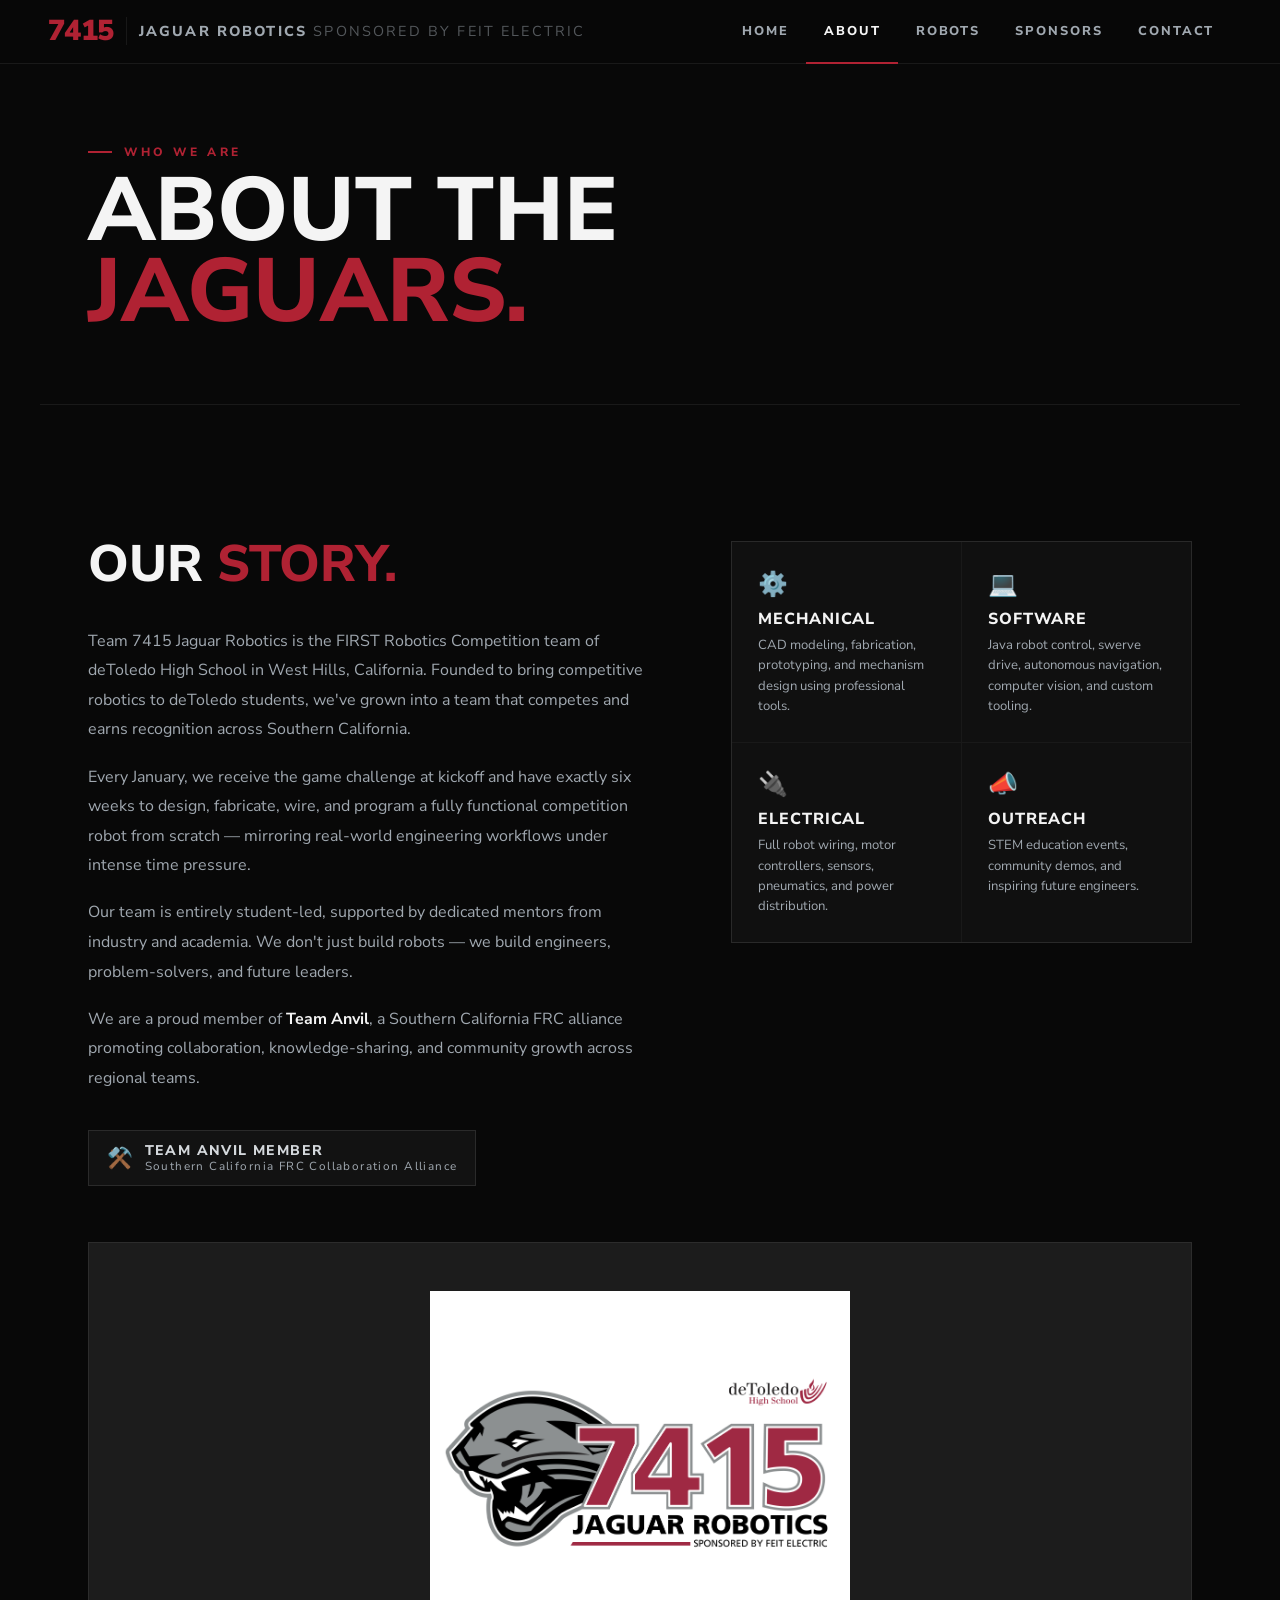
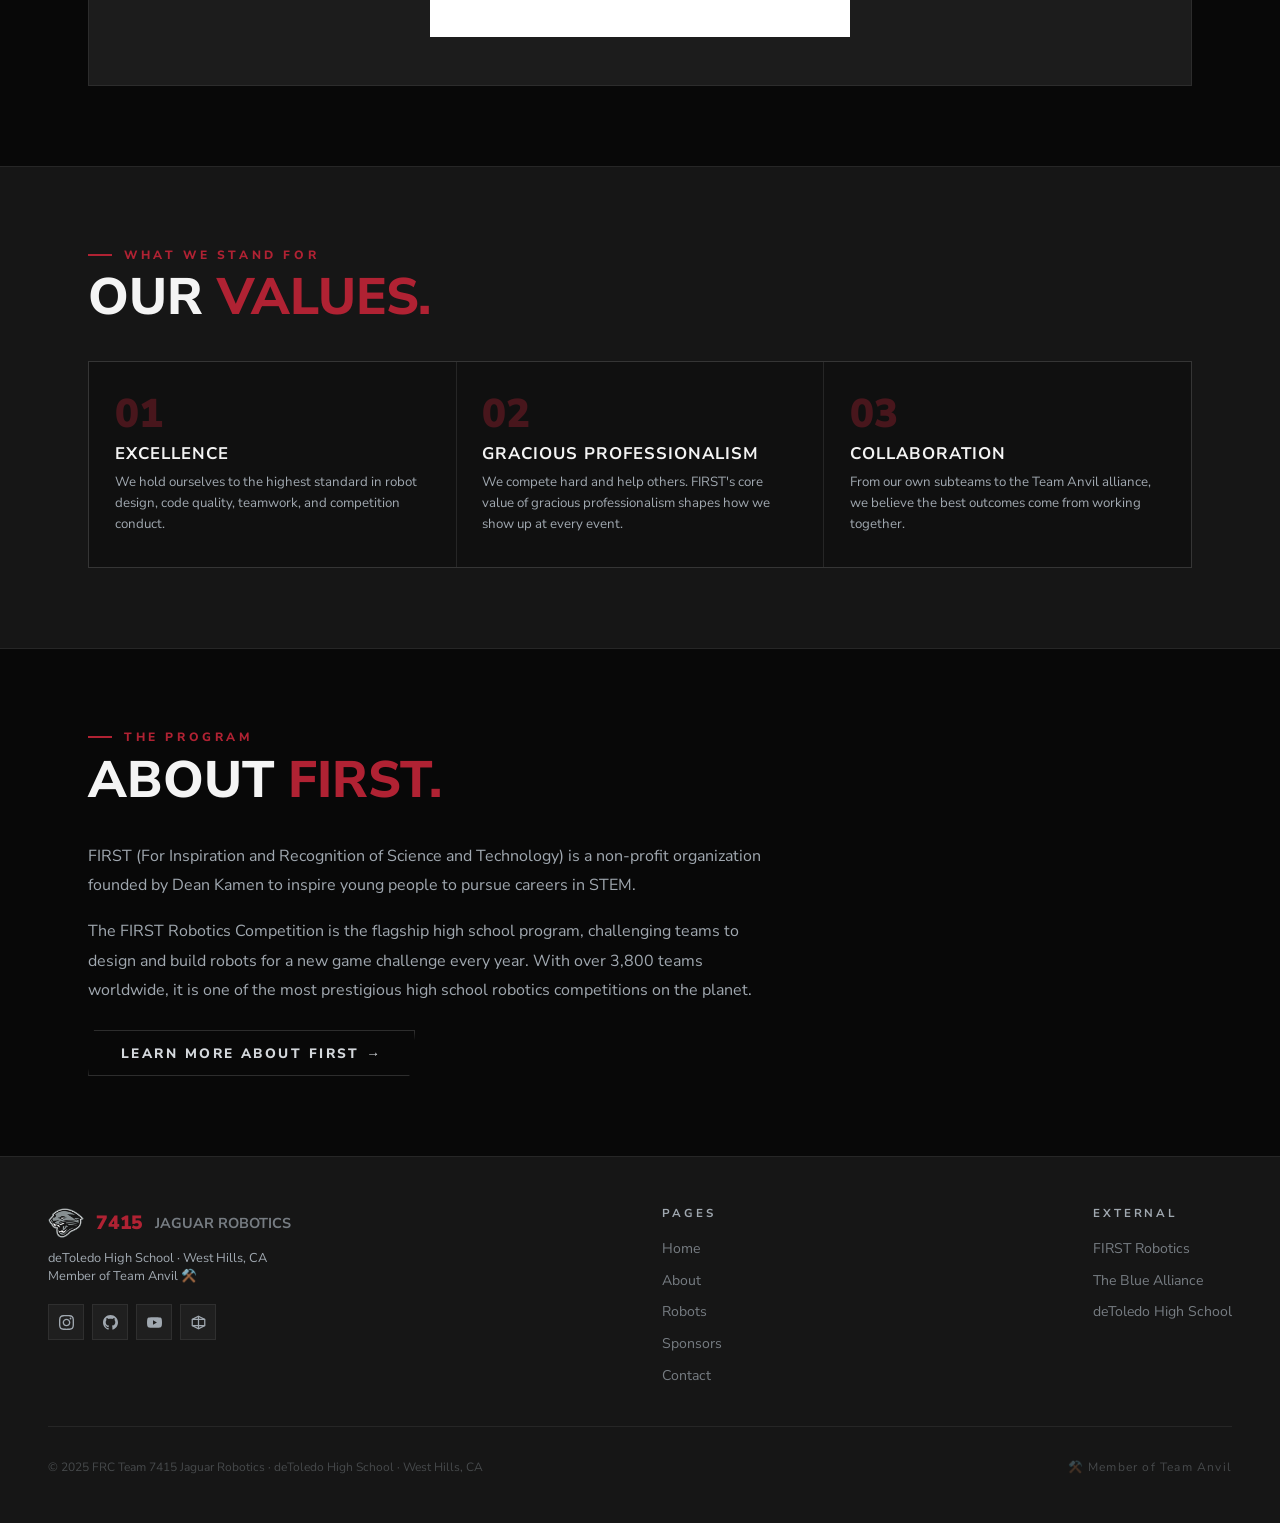
<file: about.html>
<!DOCTYPE html>
<html lang="en">
<head>
  <meta charset="UTF-8"/>
  <title>About | Team 7415 Jaguar Robotics</title>
  <link rel="preconnect" href="https://fonts.googleapis.com">
  <link href="https://fonts.googleapis.com/css2?family=Barlow+Condensed:ital,wght@0,400;0,600;0,700;0,800;0,900;1,700&family=Barlow:wght@400;500;600&display=swap" rel="stylesheet">
  <link rel="icon" type="image/png" href="favicon.png">
  <link rel="preconnect" href="https://fonts.googleapis.com">
  <link href="https://fonts.googleapis.com/css2?family=Nunito+Sans:ital,wght@0,400;0,600;0,700;0,800;0,900;1,800;1,900&display=swap" rel="stylesheet">
  <link rel="stylesheet" href="style.css">
  <style>
    .about-grid { display:grid; grid-template-columns:1.1fr 0.9fr; gap:5rem; align-items:start; padding-top:3.5rem; }
    .about-body p { color:var(--silver); line-height:1.85; font-size:1rem; margin-bottom:1.1rem; }
    .about-body strong { color:var(--white); }
    .anvil-badge { display:inline-flex; align-items:center; gap:0.75rem; background:rgba(255,255,255,0.04); border:1px solid rgba(255,255,255,0.1); padding:0.7rem 1.1rem; margin-top:1.2rem; }
    .anvil-icon { font-size:1.3rem; }
    .anvil-text { font-family:'Barlow Condensed',sans-serif; font-weight:700; font-size:0.88rem; letter-spacing:0.1em; text-transform:uppercase; color:var(--silver-light); line-height:1.2; }
    .anvil-text small { display:block; font-weight:400; font-size:0.73rem; color:var(--silver); text-transform:none; }
    .subteams { display:grid; grid-template-columns:1fr 1fr; gap:1px; background:var(--line); border:1px solid var(--line); }
    .subteam { background:var(--dark); padding:1.6rem; transition:background 0.2s; }
    .subteam:hover { background:var(--surface2); }
    .sub-icon { font-size:1.5rem; margin-bottom:0.5rem; }
    .sub-name { font-family:'Barlow Condensed',sans-serif; font-weight:700; font-size:1rem; letter-spacing:0.06em; text-transform:uppercase; color:var(--white); margin-bottom:0.3rem; }
    .sub-desc { font-size:0.82rem; color:var(--silver); line-height:1.55; }
    .values-grid { display:grid; grid-template-columns:repeat(3,1fr); gap:1px; background:var(--line); border:1px solid var(--line); margin-top:2.5rem; }
    .vcard { background:var(--dark); padding:2rem 1.6rem; }
    .v-num { font-family:'Barlow Condensed',sans-serif; font-weight:900; font-size:2.5rem; color:var(--red-bright); line-height:1; opacity:0.35; margin-bottom:0.5rem; }
    .v-title { font-family:'Barlow Condensed',sans-serif; font-weight:700; font-size:1.05rem; letter-spacing:0.06em; text-transform:uppercase; color:var(--white); margin-bottom:0.4rem; }
    .v-desc { font-size:0.83rem; color:var(--silver); line-height:1.6; }
    .logo-showcase { display:flex; align-items:center; justify-content:center; padding:3rem; background:var(--surface2); border:1px solid var(--line); margin-top:3.5rem; }
    .logo-showcase img { max-width:420px; width:100%; height:auto; }
    @media (max-width:900px) {
      .about-grid { grid-template-columns:1fr; gap:3rem; }
      .values-grid { grid-template-columns:1fr; }
    }
  
    body, * { font-family: 'Frutiger', 'Frutiger LT Std', 'Frutiger LT Pro', 'Frutiger Next', 'Nunito Sans', 'Trebuchet MS', Arial, sans-serif !important; }
    h1,h2,h3,.sh,.nav-num,.nav-name,.nav-links a,.stat-n,.stat-l,.btn,.feat-name,
    .rname,.sub-name,.tier-pill,.eyebrow,.hero-h1,.hero-tag,.hero-scroll span,
    .page-header h1,.val-title,.anvil-text,.q-name,.footer-logo,.clabel,.fg label,
    .feat-season,.rseason,.feat-badge,.rphoto-txt,.feat-lbl { font-weight:800 !important; }
  </style>
</head>
<body>

<div class="page-header">
  <p class="eyebrow">Who We Are</p>
  <h1>About the<br><span class="r">Jaguars.</span></h1>
</div>

<div class="section">
  <div class="wrap">
    <div class="about-grid">
      <div class="reveal">
        <h2 class="sh">Our <span class="r">Story.</span></h2>
        <br>
        <div class="about-body">
          <p>Team 7415 Jaguar Robotics is the FIRST Robotics Competition team of deToledo High School in West Hills, California. Founded to bring competitive robotics to deToledo students, we've grown into a team that competes and earns recognition across Southern California.</p>
          <p>Every January, we receive the game challenge at kickoff and have exactly six weeks to design, fabricate, wire, and program a fully functional competition robot from scratch — mirroring real-world engineering workflows under intense time pressure.</p>
          <p>Our team is entirely student-led, supported by dedicated mentors from industry and academia. We don't just build robots — we build engineers, problem-solvers, and future leaders.</p>
          <p>We are a proud member of <strong>Team Anvil</strong>, a Southern California FRC alliance promoting collaboration, knowledge-sharing, and community growth across regional teams.</p>
          <div class="anvil-badge">
            <div class="anvil-icon">⚒️</div>
            <div class="anvil-text">Team Anvil Member<small>Southern California FRC Collaboration Alliance</small></div>
          </div>
        </div>
      </div>
      <div class="subteams reveal">
        <a href="mechanical.html" class="subteam" style="text-decoration:none;display:block"><div class="sub-icon">⚙️</div><div class="sub-name">Mechanical</div><div class="sub-desc">CAD modeling, fabrication, prototyping, and mechanism design using professional tools.</div></a>
        <a href="software.html" class="subteam" style="text-decoration:none;display:block"><div class="sub-icon">💻</div><div class="sub-name">Software</div><div class="sub-desc">Java robot control, swerve drive, autonomous navigation, computer vision, and custom tooling.</div></a>
        <a href="electrical.html" class="subteam" style="text-decoration:none;display:block"><div class="sub-icon">🔌</div><div class="sub-name">Electrical</div><div class="sub-desc">Full robot wiring, motor controllers, sensors, pneumatics, and power distribution.</div></a>
        <a href="outreach.html" class="subteam" style="text-decoration:none;display:block"><div class="sub-icon">📣</div><div class="sub-name">Outreach</div><div class="sub-desc">STEM education events, community demos, and inspiring future engineers.</div></a>
      </div>
    </div>

    <!-- Team logo showcase -->
    <div class="logo-showcase reveal">
      <img src="logo.jpg" alt="Team 7415 Jaguar Robotics — Sponsored by FEIT Electric" />
    </div>
  </div>
</div>

<div class="section alt">
  <div class="wrap">
    <div class="reveal">
      <p class="eyebrow">What We Stand For</p>
      <h2 class="sh">Our <span class="r">Values.</span></h2>
    </div>
    <div class="values-grid reveal">
      <div class="vcard"><div class="v-num">01</div><div class="v-title">Excellence</div><div class="v-desc">We hold ourselves to the highest standard in robot design, code quality, teamwork, and competition conduct.</div></div>
      <div class="vcard"><div class="v-num">02</div><div class="v-title">Gracious Professionalism</div><div class="v-desc">We compete hard and help others. FIRST's core value of gracious professionalism shapes how we show up at every event.</div></div>
      <div class="vcard"><div class="v-num">03</div><div class="v-title">Collaboration</div><div class="v-desc">From our own subteams to the Team Anvil alliance, we believe the best outcomes come from working together.</div></div>
    </div>
  </div>
</div>

<div class="section">
  <div class="wrap">
    <div class="reveal">
      <p class="eyebrow">The Program</p>
      <h2 class="sh">About <span class="r">FIRST.</span></h2>
    </div>
    <br>
    <div style="max-width:680px" class="reveal">
      <p style="color:var(--silver);line-height:1.85;font-size:1rem;margin-bottom:1rem">FIRST (For Inspiration and Recognition of Science and Technology) is a non-profit organization founded by Dean Kamen to inspire young people to pursue careers in STEM.</p>
      <p style="color:var(--silver);line-height:1.85;font-size:1rem;margin-bottom:1.5rem">The FIRST Robotics Competition is the flagship high school program, challenging teams to design and build robots for a new game challenge every year. With over 3,800 teams worldwide, it is one of the most prestigious high school robotics competitions on the planet.</p>
      <a href="https://www.firstinspires.org" target="_blank" class="btn btn-ghost">Learn More About FIRST →</a>
    </div>
  </div>
</div>

<script src="shared.js"></script>
</body>
</html>
</file>
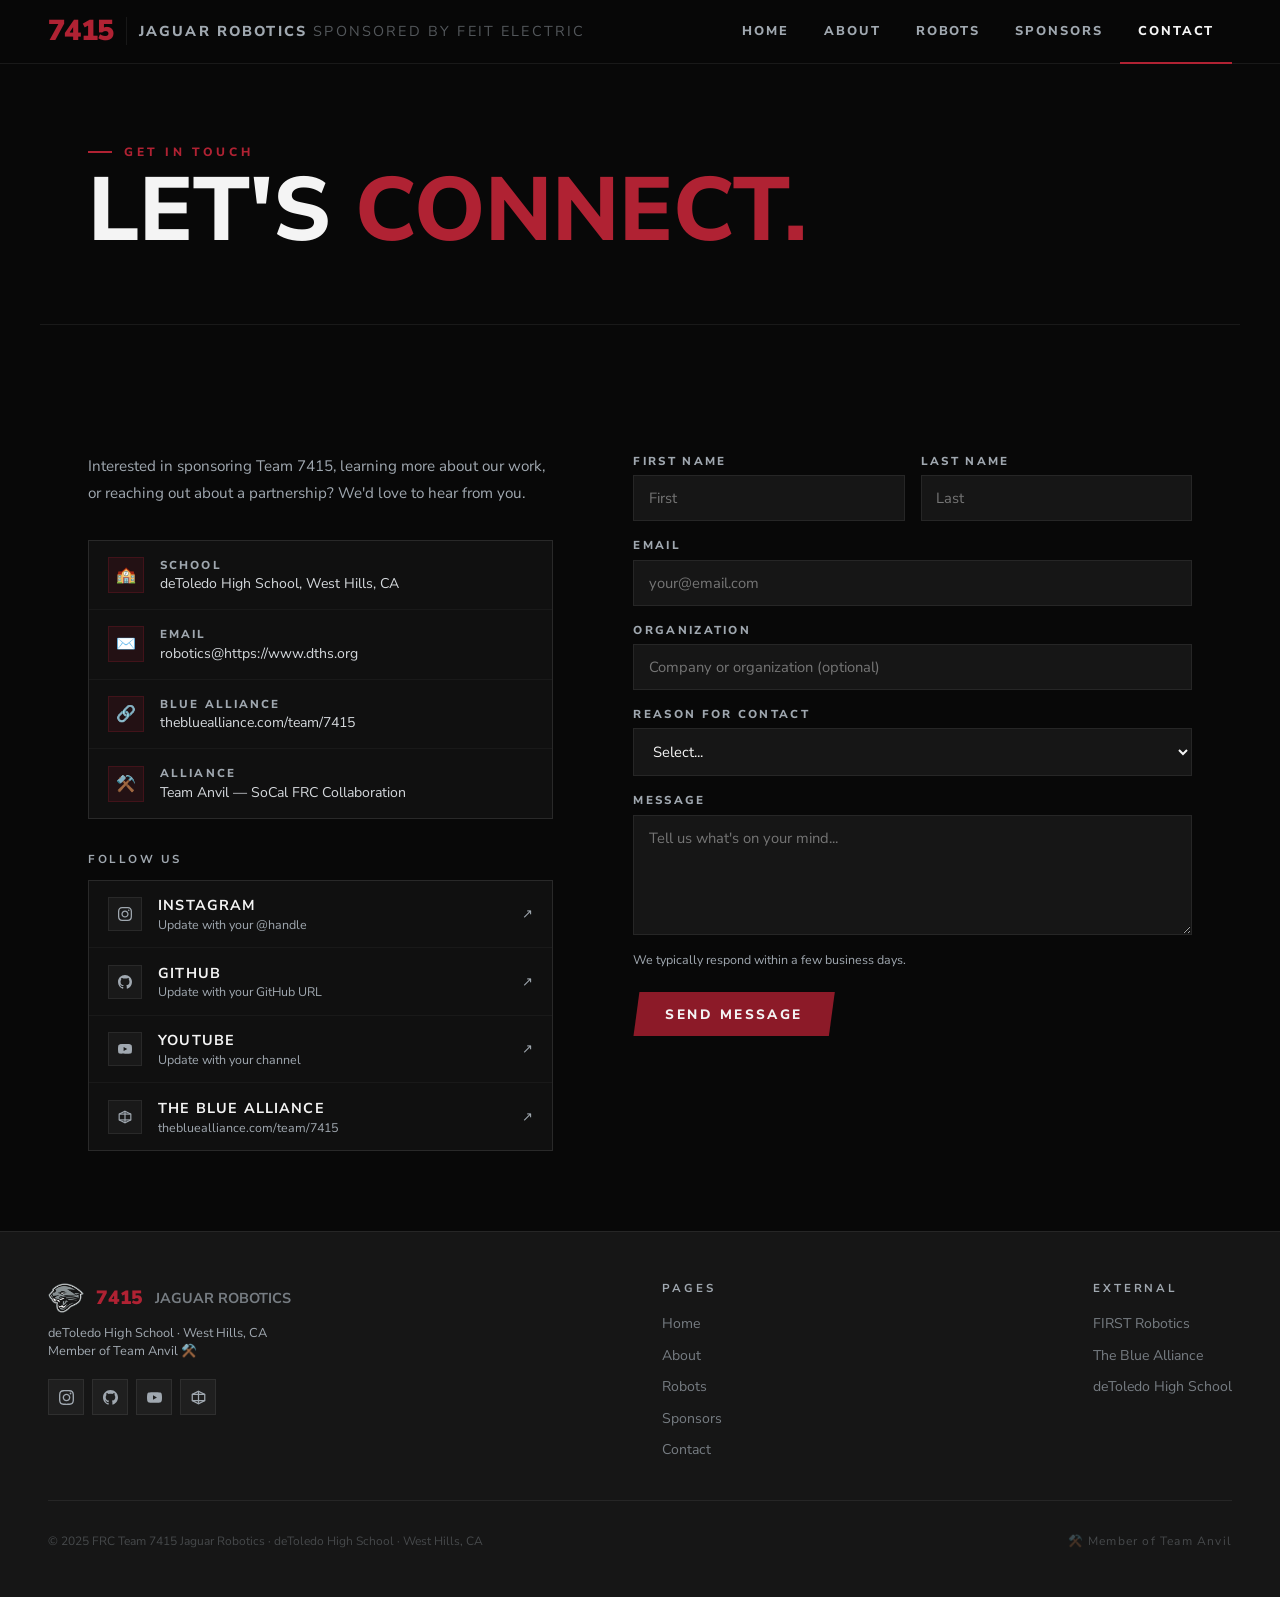
<file: contact.html>
<!DOCTYPE html>
<html lang="en">
<head>
  <meta charset="UTF-8"/>
  <title>Contact | Team 7415 Jaguar Robotics</title>
  <link rel="preconnect" href="https://fonts.googleapis.com">
  <link href="https://fonts.googleapis.com/css2?family=Barlow+Condensed:ital,wght@0,400;0,600;0,700;0,800;0,900;1,700&family=Barlow:wght@400;500;600&display=swap" rel="stylesheet">
  <link rel="icon" type="image/png" href="favicon.png">
  <link rel="preconnect" href="https://fonts.googleapis.com">
  <link href="https://fonts.googleapis.com/css2?family=Nunito+Sans:ital,wght@0,400;0,600;0,700;0,800;0,900;1,800;1,900&display=swap" rel="stylesheet">
  <link rel="stylesheet" href="style.css">
  <style>
    .contact-grid { display:grid; grid-template-columns:1fr 1.2fr; gap:5rem; align-items:start; padding-top:3rem; }
    .contact-info p { color:var(--silver); font-size:0.95rem; line-height:1.8; margin-bottom:2rem; }
    .clist { display:flex; flex-direction:column; gap:1px; background:var(--line); border:1px solid var(--line); margin-bottom:2rem; }
    .crow { display:flex; align-items:center; gap:1rem; padding:1rem 1.2rem; background:var(--dark); text-decoration:none; transition:background 0.2s; }
    .crow:hover { background:var(--surface2); }
    .cicon { width:36px; height:36px; background:var(--red-dim); border:1px solid var(--red-border); display:grid; place-items:center; font-size:1rem; flex-shrink:0; }
    .clabel { font-family:'Barlow Condensed',sans-serif; font-weight:700; font-size:0.72rem; letter-spacing:0.18em; text-transform:uppercase; color:var(--silver); margin-bottom:0.1rem; }
    .cval { font-size:0.88rem; color:var(--silver-light); }

    .socials-heading { font-family:'Barlow Condensed',sans-serif; font-weight:700; font-size:0.72rem; letter-spacing:0.22em; text-transform:uppercase; color:var(--silver); margin-bottom:0.8rem; }
    .social-links { display:flex; flex-direction:column; gap:1px; background:var(--line); border:1px solid var(--line); }
    .sl-row { display:flex; align-items:center; gap:1rem; padding:0.9rem 1.2rem; background:var(--dark); text-decoration:none; transition:background 0.2s; }
    .sl-row:hover { background:var(--surface2); }
    .sl-icon { width:34px; height:34px; background:rgba(255,255,255,0.04); border:1px solid var(--line); display:flex; align-items:center; justify-content:center; flex-shrink:0; color:var(--silver); transition:all 0.2s; }
    .sl-row:hover .sl-icon { background:var(--red-dim); border-color:var(--red-border); color:var(--white); }
    .sl-platform { font-family:'Barlow Condensed',sans-serif; font-weight:700; font-size:0.9rem; letter-spacing:0.08em; text-transform:uppercase; color:var(--white); }
    .sl-handle { font-size:0.78rem; color:var(--silver); margin-top:0.05rem; }
    .sl-arrow { margin-left:auto; color:var(--silver); font-size:0.8rem; }

    .cform { display:flex; flex-direction:column; gap:1rem; }
    .frow { display:grid; grid-template-columns:1fr 1fr; gap:1rem; }
    .fg { display:flex; flex-direction:column; gap:0.4rem; }
    .fg label { font-family:'Barlow Condensed',sans-serif; font-weight:600; font-size:0.72rem; letter-spacing:0.2em; text-transform:uppercase; color:var(--silver); }
    .fg input,.fg textarea,.fg select { background:var(--surface); border:1px solid var(--line); color:var(--white); padding:0.75rem 0.9rem; font-family:'Barlow',sans-serif; font-size:0.92rem; outline:none; width:100%; transition:border-color 0.2s; }
    .fg input:focus,.fg textarea:focus,.fg select:focus { border-color:var(--red-bright); }
    .fg textarea { resize:vertical; min-height:120px; }
    .fg select option { background:var(--dark); }
    .form-note { font-size:0.78rem; color:var(--silver); }

    @media (max-width:900px) {
      .contact-grid { grid-template-columns:1fr; gap:3rem; }
      .frow { grid-template-columns:1fr; }
    }
  
    body, * { font-family: 'Frutiger', 'Frutiger LT Std', 'Frutiger LT Pro', 'Frutiger Next', 'Nunito Sans', 'Trebuchet MS', Arial, sans-serif !important; }
    h1,h2,h3,.sh,.nav-num,.nav-name,.nav-links a,.stat-n,.stat-l,.btn,.feat-name,
    .rname,.sub-name,.tier-pill,.eyebrow,.hero-h1,.hero-tag,.hero-scroll span,
    .page-header h1,.val-title,.anvil-text,.q-name,.footer-logo,.clabel,.fg label,
    .feat-season,.rseason,.feat-badge,.rphoto-txt,.feat-lbl { font-weight:800 !important; }
  </style>
</head>
<body>

<div class="page-header">
  <p class="eyebrow">Get In Touch</p>
  <h1>Let's <span class="r">Connect.</span></h1>
</div>

<div class="section">
  <div class="wrap">
    <div class="contact-grid">
      <div class="reveal">
        <div class="contact-info">
          <p>Interested in sponsoring Team 7415, learning more about our work, or reaching out about a partnership? We'd love to hear from you.</p>
        </div>
        <div class="clist">
          <div class="crow">
            <div class="cicon">🏫</div>
            <div><div class="clabel">School</div><div class="cval">deToledo High School, West Hills, CA</div></div>
          </div>
          <a href="mailto:robotics@https://www.dths.org" class="crow">
            <div class="cicon">✉️</div>
            <div><div class="clabel">Email</div><div class="cval">robotics@https://www.dths.org</div></div>
          </a>
          <a href="https://www.thebluealliance.com/team/7415" target="_blank" rel="noopener" class="crow">
            <div class="cicon">🔗</div>
            <div><div class="clabel">Blue Alliance</div><div class="cval">thebluealliance.com/team/7415</div></div>
          </a>
          <div class="crow">
            <div class="cicon">⚒️</div>
            <div><div class="clabel">Alliance</div><div class="cval">Team Anvil — SoCal FRC Collaboration</div></div>
          </div>
        </div>

        <div class="socials-heading">Follow Us</div>
        <div class="social-links">
          <a href="https://instagram.com/team7415" target="_blank" rel="noopener" class="sl-row">
            <div class="sl-icon">
              <svg width="14" height="14" viewBox="0 0 24 24" fill="currentColor"><path d="M12 2.163c3.204 0 3.584.012 4.85.07 3.252.148 4.771 1.691 4.919 4.919.058 1.265.069 1.645.069 4.849 0 3.205-.012 3.584-.069 4.849-.149 3.225-1.664 4.771-4.919 4.919-1.266.058-1.644.07-4.85.07-3.204 0-3.584-.012-4.849-.07-3.26-.149-4.771-1.699-4.919-4.92-.058-1.265-.07-1.644-.07-4.849 0-3.204.013-3.583.07-4.849.149-3.227 1.664-4.771 4.919-4.919 1.266-.057 1.645-.069 4.849-.069zm0-2.163c-3.259 0-3.667.014-4.947.072-4.358.2-6.78 2.618-6.98 6.98-.059 1.281-.073 1.689-.073 4.948 0 3.259.014 3.668.072 4.948.2 4.358 2.618 6.78 6.98 6.98 1.281.058 1.689.072 4.948.072 3.259 0 3.668-.014 4.948-.072 4.354-.2 6.782-2.618 6.979-6.98.059-1.28.073-1.689.073-4.948 0-3.259-.014-3.667-.072-4.947-.196-4.354-2.617-6.78-6.979-6.98-1.281-.059-1.69-.073-4.949-.073zm0 5.838c-3.403 0-6.162 2.759-6.162 6.162s2.759 6.163 6.162 6.163 6.162-2.759 6.162-6.163c0-3.403-2.759-6.162-6.162-6.162zm0 10.162c-2.209 0-4-1.79-4-4 0-2.209 1.791-4 4-4s4 1.791 4 4c0 2.21-1.791 4-4 4zm6.406-11.845c-.796 0-1.441.645-1.441 1.44s.645 1.44 1.441 1.44c.795 0 1.439-.645 1.439-1.44s-.644-1.44-1.439-1.44z"/></svg>
            </div>
            <div><div class="sl-platform">Instagram</div><div class="sl-handle">Update with your @handle</div></div>
            <span class="sl-arrow">↗</span>
          </a>
          <a href="https://github.com/team7415" target="_blank" rel="noopener" class="sl-row">
            <div class="sl-icon">
              <svg width="14" height="14" viewBox="0 0 24 24" fill="currentColor"><path d="M12 0c-6.626 0-12 5.373-12 12 0 5.302 3.438 9.8 8.207 11.387.599.111.793-.261.793-.577v-2.234c-3.338.726-4.033-1.416-4.033-1.416-.546-1.387-1.333-1.756-1.333-1.756-1.089-.745.083-.729.083-.729 1.205.084 1.839 1.237 1.839 1.237 1.07 1.834 2.807 1.304 3.492.997.107-.775.418-1.305.762-1.604-2.665-.305-5.467-1.334-5.467-5.931 0-1.311.469-2.381 1.236-3.221-.124-.303-.535-1.524.117-3.176 0 0 1.008-.322 3.301 1.23.957-.266 1.983-.399 3.003-.404 1.02.005 2.047.138 3.006.404 2.291-1.552 3.297-1.23 3.297-1.23.653 1.653.242 2.874.118 3.176.77.84 1.235 1.911 1.235 3.221 0 4.609-2.807 5.624-5.479 5.921.43.372.823 1.102.823 2.222v3.293c0 .319.192.694.801.576 4.765-1.589 8.199-6.086 8.199-11.386 0-6.627-5.373-12-12-12z"/></svg>
            </div>
            <div><div class="sl-platform">GitHub</div><div class="sl-handle">Update with your GitHub URL</div></div>
            <span class="sl-arrow">↗</span>
          </a>
          <a href="https://youtube.com/@team7415" target="_blank" rel="noopener" class="sl-row">
            <div class="sl-icon">
              <svg width="14" height="14" viewBox="0 0 24 24" fill="currentColor"><path d="M23.495 6.205a3.007 3.007 0 00-2.088-2.088c-1.87-.501-9.396-.501-9.396-.501s-7.507-.01-9.396.501A3.007 3.007 0 00.527 6.205a31.247 31.247 0 00-.522 5.805 31.247 31.247 0 00.522 5.783 3.007 3.007 0 002.088 2.088c1.868.502 9.396.502 9.396.502s7.506 0 9.396-.502a3.007 3.007 0 002.088-2.088 31.247 31.247 0 00.5-5.783 31.247 31.247 0 00-.5-5.805zM9.609 15.601V8.408l6.264 3.602z"/></svg>
            </div>
            <div><div class="sl-platform">YouTube</div><div class="sl-handle">Update with your channel</div></div>
            <span class="sl-arrow">↗</span>
          </a>
          <a href="https://www.thebluealliance.com/team/7415" target="_blank" rel="noopener" class="sl-row">
            <div class="sl-icon">
              <svg width="14" height="14" viewBox="0 0 24 24" fill="none" stroke="currentColor" stroke-width="2"><polygon points="12 2 22 7 22 17 12 22 2 17 2 7"/><line x1="12" y1="2" x2="12" y2="22"/><line x1="2" y1="7" x2="22" y2="7"/><line x1="2" y1="17" x2="22" y2="17"/></svg>
            </div>
            <div><div class="sl-platform">The Blue Alliance</div><div class="sl-handle">thebluealliance.com/team/7415</div></div>
            <span class="sl-arrow">↗</span>
          </a>
        </div>
      </div>

      <div class="reveal">
        <form class="cform" onsubmit="subForm(event)">
          <div class="frow">
            <div class="fg"><label>First Name</label><input type="text" placeholder="First"/></div>
            <div class="fg"><label>Last Name</label><input type="text" placeholder="Last"/></div>
          </div>
          <div class="fg"><label>Email</label><input type="email" placeholder="your@email.com"/></div>
          <div class="fg"><label>Organization</label><input type="text" placeholder="Company or organization (optional)"/></div>
          <div class="fg">
            <label>Reason for Contact</label>
            <select>
              <option value="">Select...</option>
              <option>Sponsorship inquiry</option>
              <option>Media / Press</option>
              <option>General question</option>
              <option>Other</option>
            </select>
          </div>
          <div class="fg"><label>Message</label><textarea placeholder="Tell us what's on your mind..."></textarea></div>
          <p class="form-note">We typically respond within a few business days.</p>
          <button type="submit" class="btn btn-red" style="width:fit-content;margin-top:0.5rem" id="sbtn">Send Message</button>
        </form>
      </div>
    </div>
  </div>
</div>

<script src="shared.js"></script>
<script>
  function subForm(e) {
    e.preventDefault();
    const b = document.getElementById('sbtn');
    b.textContent = 'Message Sent ✓'; b.style.background = '#1f5c30'; b.disabled = true;
    setTimeout(() => { b.textContent = 'Send Message'; b.style.background = ''; b.disabled = false; }, 4000);
  }
</script>
</body>
</html>
</file>
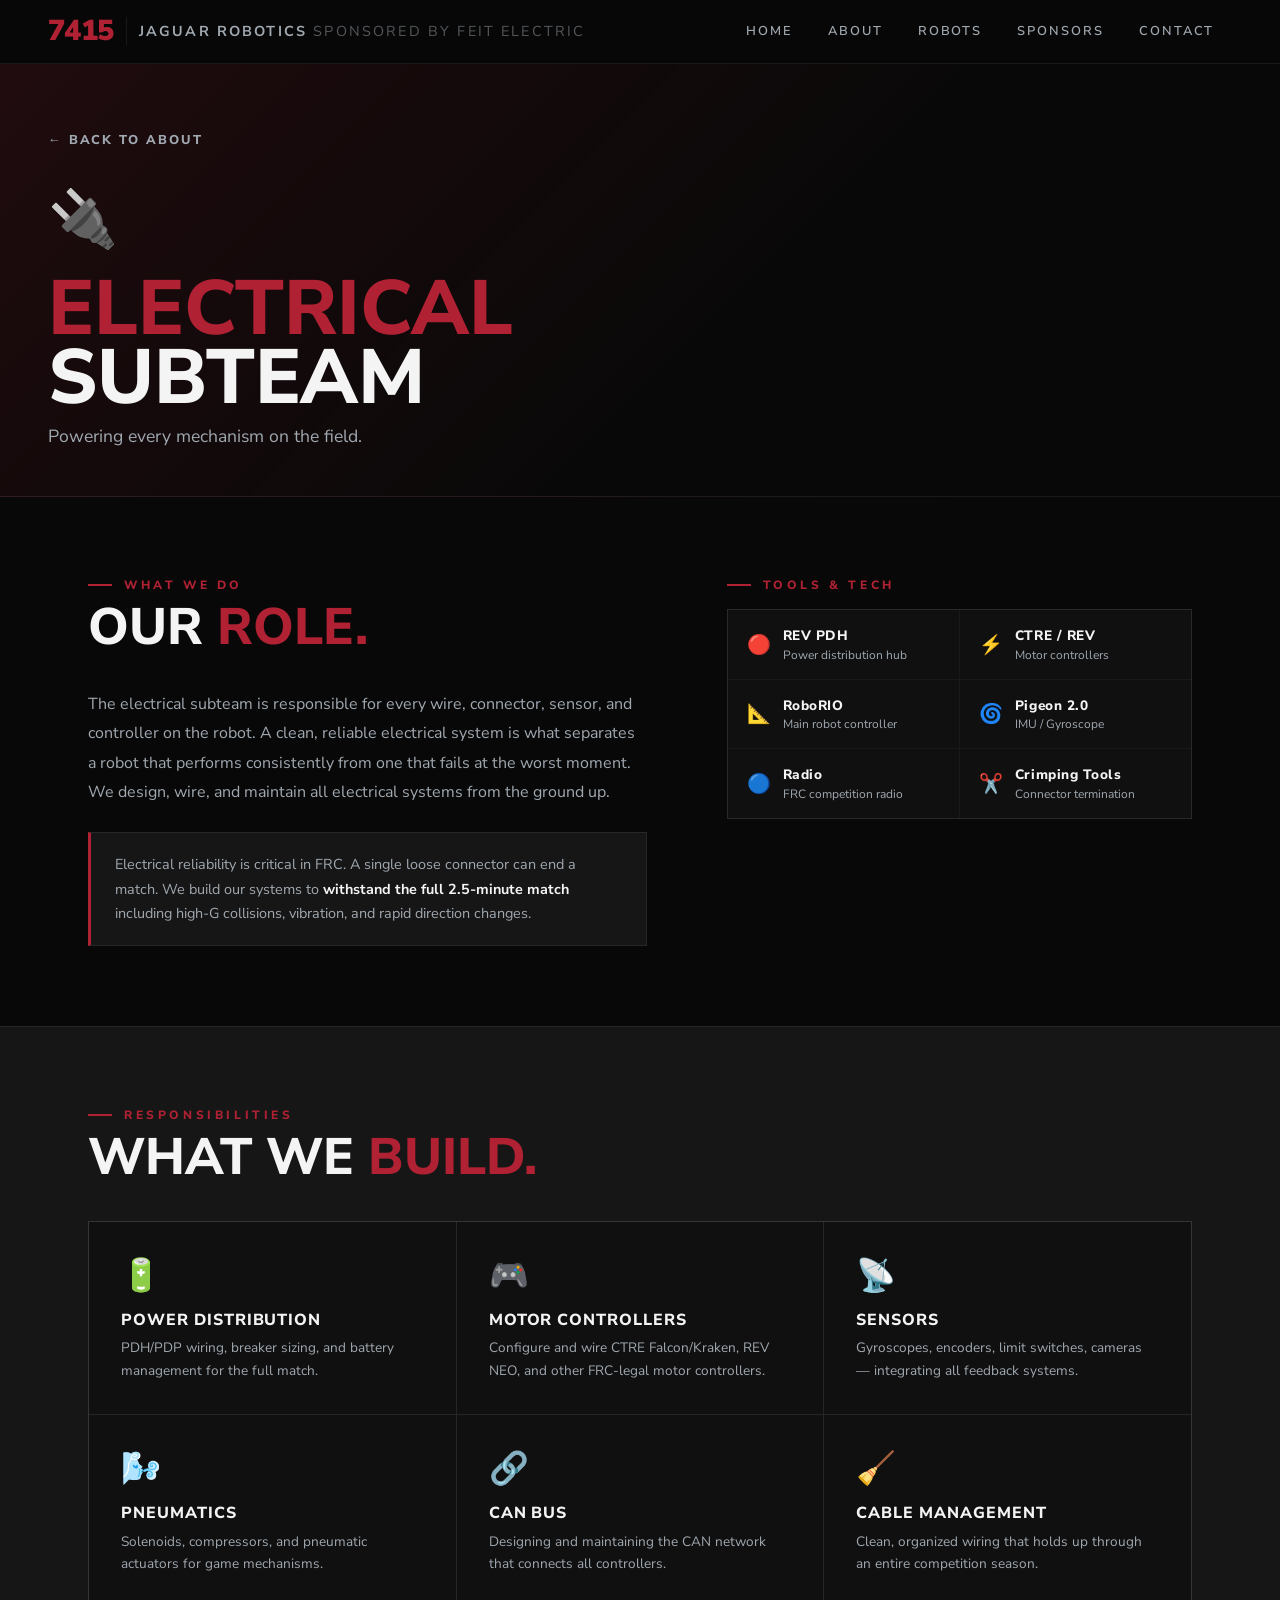
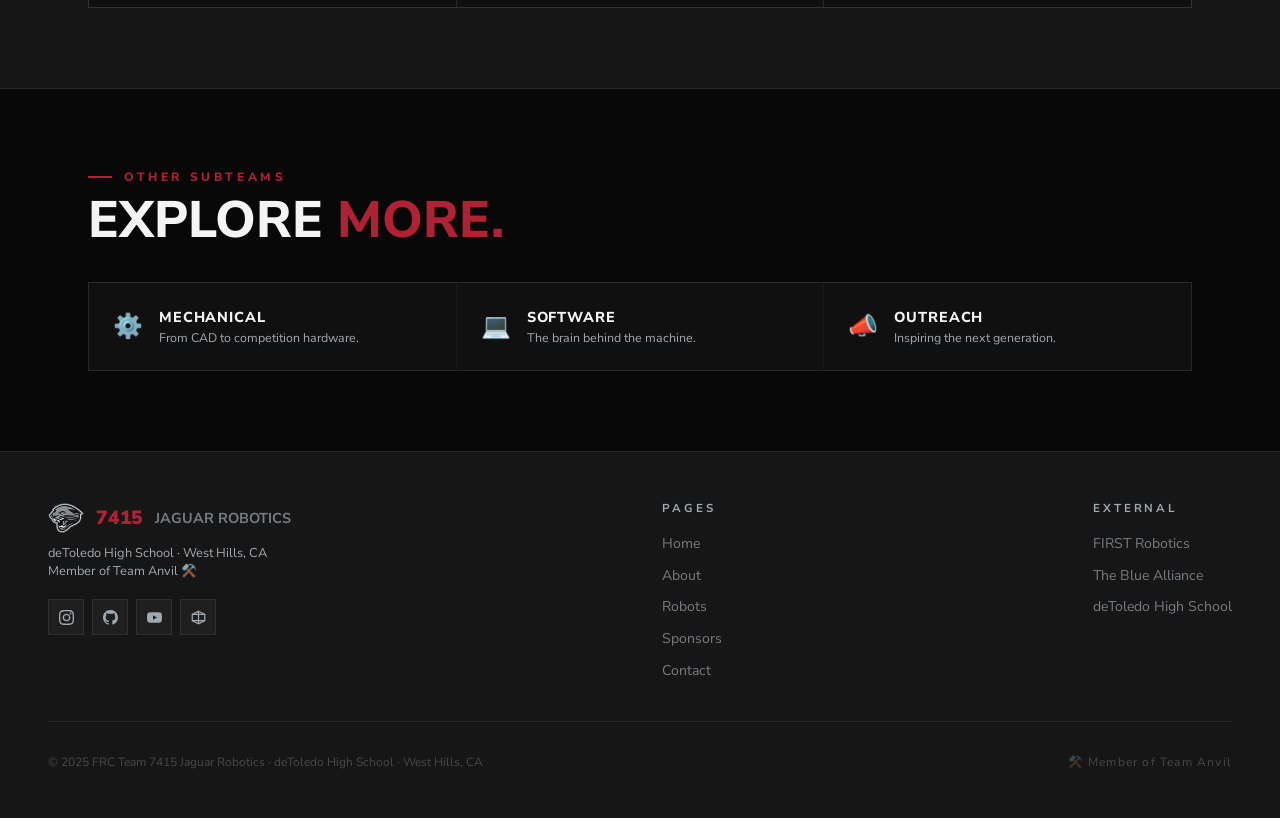
<file: electrical.html>
<!DOCTYPE html>
<html lang="en">
<head>
  <meta charset="UTF-8"/><meta name="viewport" content="width=device-width,initial-scale=1.0"/>
  <title>Electrical | Team 7415 Jaguar Robotics</title>
  <link rel="icon" type="image/png" href="favicon.png">
  <link rel="preconnect" href="https://fonts.googleapis.com">
  <link href="https://fonts.googleapis.com/css2?family=Nunito+Sans:ital,wght@0,400;0,600;0,700;0,800;0,900;1,800;1,900&display=swap" rel="stylesheet">
  <link rel="stylesheet" href="style.css">
  <style>
    
    body, * { font-family: 'Frutiger', 'Frutiger LT Std', 'Frutiger LT Pro', 'Frutiger Next', 'Nunito Sans', 'Trebuchet MS', Arial, sans-serif !important; }
    h1,h2,h3,.sh,.eyebrow,.page-header h1 { font-weight:800 !important; }
    
    .feature-grid { display:grid; grid-template-columns:repeat(3,1fr); gap:1px; background:var(--line); border:1px solid var(--line); margin-top:2.5rem; }
    .feature-card { background:var(--dark); padding:2rem; transition:background 0.2s; }
    .feature-card:hover { background:var(--surface2); }
    .fc-icon { font-size:2rem; margin-bottom:0.75rem; }
    .fc-title { font-weight:800; font-size:1rem; letter-spacing:0.06em; text-transform:uppercase; color:var(--white); margin-bottom:0.4rem; }
    .fc-desc { font-size:0.85rem; color:var(--silver); line-height:1.65; }
    .tools-grid { display:grid; grid-template-columns:repeat(2,1fr); gap:1px; background:var(--line); border:1px solid var(--line); margin-top:1rem; }
    .tool-chip { background:var(--dark); padding:1rem 1.2rem; display:flex; align-items:center; gap:0.75rem; transition:background 0.2s; }
    .tool-chip:hover { background:var(--surface2); }
    .tc-icon { font-size:1.2rem; flex-shrink:0; }
    .tc-name { font-weight:800; font-size:0.85rem; letter-spacing:0.04em; color:var(--white); }
    .tc-desc { font-size:0.75rem; color:var(--silver); margin-top:0.1rem; }
    .highlight-bar { background:var(--surface); border:1px solid var(--line); border-left:3px solid var(--red-bright); padding:1.2rem 1.5rem; margin-top:1.5rem; }
    .highlight-bar p { color:var(--silver); font-size:0.9rem; line-height:1.7; }
    .highlight-bar strong { color:var(--white); }
    .back-link { display:inline-flex; align-items:center; gap:0.5rem; font-weight:800; font-size:0.8rem; letter-spacing:0.15em; text-transform:uppercase; color:var(--silver); text-decoration:none; margin-bottom:2rem; transition:color 0.2s; }
    .back-link:hover { color:var(--red-bright); }
    .others-grid { display:grid; grid-template-columns:repeat(3,1fr); gap:1px; background:var(--line); border:1px solid var(--line); }
    .other-card { background:var(--dark); padding:1.5rem; text-decoration:none; display:flex; align-items:center; gap:1rem; transition:background 0.2s; }
    .other-card:hover { background:var(--surface2); }
    .other-icon { font-size:1.5rem; flex-shrink:0; }
    .other-name { font-weight:800; font-size:0.9rem; letter-spacing:0.06em; text-transform:uppercase; color:var(--white); }
    .other-tag { font-size:0.78rem; color:var(--silver); margin-top:0.15rem; }
    @media (max-width:900px) { .feature-grid { grid-template-columns:1fr; } .tools-grid { grid-template-columns:1fr; } .others-grid { grid-template-columns:1fr; } }
    .sub-banner {
      margin-top:64px;
      background:linear-gradient(135deg,rgba(140,26,40,0.18) 0%,transparent 60%);
      border-bottom:1px solid var(--line);
      padding:4rem 3rem 3rem;
    }
    .sub-icon-large { font-size:3.5rem; margin-bottom:1rem; display:block; }
    .sub-hero-title { font-weight:900; font-size:clamp(3rem,6vw,5rem); line-height:0.9; text-transform:uppercase; margin-bottom:0.75rem; }
    .sub-hero-title .r { color:var(--red-bright); }
    .sub-tagline { font-size:1.1rem; color:var(--silver); margin-top:0.5rem; }
    .two-col { display:grid; grid-template-columns:1.2fr 1fr; gap:5rem; align-items:start; }
    @media (max-width:900px) { .two-col { grid-template-columns:1fr; gap:3rem; } .sub-banner { padding:3rem 1.5rem 2rem; } }
  </style>
</head>
<body>

<div class="sub-banner">
  <div style="max-width:1200px;margin:0 auto">
    <a href="about.html" class="back-link">← Back to About</a>
    <span class="sub-icon-large">🔌</span>
    <h1 class="sub-hero-title"><span class="r">Electrical</span><br>Subteam</h1>
    <p class="sub-tagline">Powering every mechanism on the field.</p>
  </div>
</div>

<div class="section">
  <div class="wrap">
    <div class="two-col reveal">
      <div>
        <p class="eyebrow">What We Do</p>
        <h2 class="sh">Our <span class="r">Role.</span></h2>
        <br>
        <p style="color:var(--silver);line-height:1.85;font-size:1rem">The electrical subteam is responsible for every wire, connector, sensor, and controller on the robot. A clean, reliable electrical system is what separates a robot that performs consistently from one that fails at the worst moment. We design, wire, and maintain all electrical systems from the ground up.</p>
        <div class="highlight-bar"><p>Electrical reliability is critical in FRC. A single loose connector can end a match. We build our systems to <strong>withstand the full 2.5-minute match</strong> including high-G collisions, vibration, and rapid direction changes.</p></div>
      </div>
      <div>
        <p class="eyebrow">Tools & Tech</p>
        <div class="tools-grid">
        <div class="tool-chip">
          <div class="tc-icon">🔴</div>
          <div><div class="tc-name">REV PDH</div><div class="tc-desc">Power distribution hub</div></div>
        </div>
        <div class="tool-chip">
          <div class="tc-icon">⚡</div>
          <div><div class="tc-name">CTRE / REV</div><div class="tc-desc">Motor controllers</div></div>
        </div>
        <div class="tool-chip">
          <div class="tc-icon">📐</div>
          <div><div class="tc-name">RoboRIO</div><div class="tc-desc">Main robot controller</div></div>
        </div>
        <div class="tool-chip">
          <div class="tc-icon">🌀</div>
          <div><div class="tc-name">Pigeon 2.0</div><div class="tc-desc">IMU / Gyroscope</div></div>
        </div>
        <div class="tool-chip">
          <div class="tc-icon">🔵</div>
          <div><div class="tc-name">Radio</div><div class="tc-desc">FRC competition radio</div></div>
        </div>
        <div class="tool-chip">
          <div class="tc-icon">✂️</div>
          <div><div class="tc-name">Crimping Tools</div><div class="tc-desc">Connector termination</div></div>
        </div></div>
      </div>
    </div>
  </div>
</div>

<div class="section alt">
  <div class="wrap">
    <div class="reveal">
      <p class="eyebrow">Responsibilities</p>
      <h2 class="sh">What We <span class="r">Build.</span></h2>
    </div>
    <div class="feature-grid reveal">
      <div class="feature-card">
        <div class="fc-icon">🔋</div>
        <div class="fc-title">Power Distribution</div>
        <div class="fc-desc">PDH/PDP wiring, breaker sizing, and battery management for the full match.</div>
      </div>
      <div class="feature-card">
        <div class="fc-icon">🎮</div>
        <div class="fc-title">Motor Controllers</div>
        <div class="fc-desc">Configure and wire CTRE Falcon/Kraken, REV NEO, and other FRC-legal motor controllers.</div>
      </div>
      <div class="feature-card">
        <div class="fc-icon">📡</div>
        <div class="fc-title">Sensors</div>
        <div class="fc-desc">Gyroscopes, encoders, limit switches, cameras — integrating all feedback systems.</div>
      </div>
      <div class="feature-card">
        <div class="fc-icon">🌬️</div>
        <div class="fc-title">Pneumatics</div>
        <div class="fc-desc">Solenoids, compressors, and pneumatic actuators for game mechanisms.</div>
      </div>
      <div class="feature-card">
        <div class="fc-icon">🔗</div>
        <div class="fc-title">CAN Bus</div>
        <div class="fc-desc">Designing and maintaining the CAN network that connects all controllers.</div>
      </div>
      <div class="feature-card">
        <div class="fc-icon">🧹</div>
        <div class="fc-title">Cable Management</div>
        <div class="fc-desc">Clean, organized wiring that holds up through an entire competition season.</div>
      </div></div>
  </div>
</div>

<div class="section">
  <div class="wrap reveal">
    <p class="eyebrow">Other Subteams</p>
    <h2 class="sh">Explore <span class="r">More.</span></h2>
    <br>
    <div class="others-grid"><a href="mechanical.html" class="other-card"><div class="other-icon">⚙️</div><div><div class="other-name">Mechanical</div><div class="other-tag">From CAD to competition hardware.</div></div></a><a href="software.html" class="other-card"><div class="other-icon">💻</div><div><div class="other-name">Software</div><div class="other-tag">The brain behind the machine.</div></div></a><a href="outreach.html" class="other-card"><div class="other-icon">📣</div><div><div class="other-name">Outreach</div><div class="other-tag">Inspiring the next generation.</div></div></a></div>
  </div>
</div>

<script src="shared.js"></script>
</body>
</html>
</file>
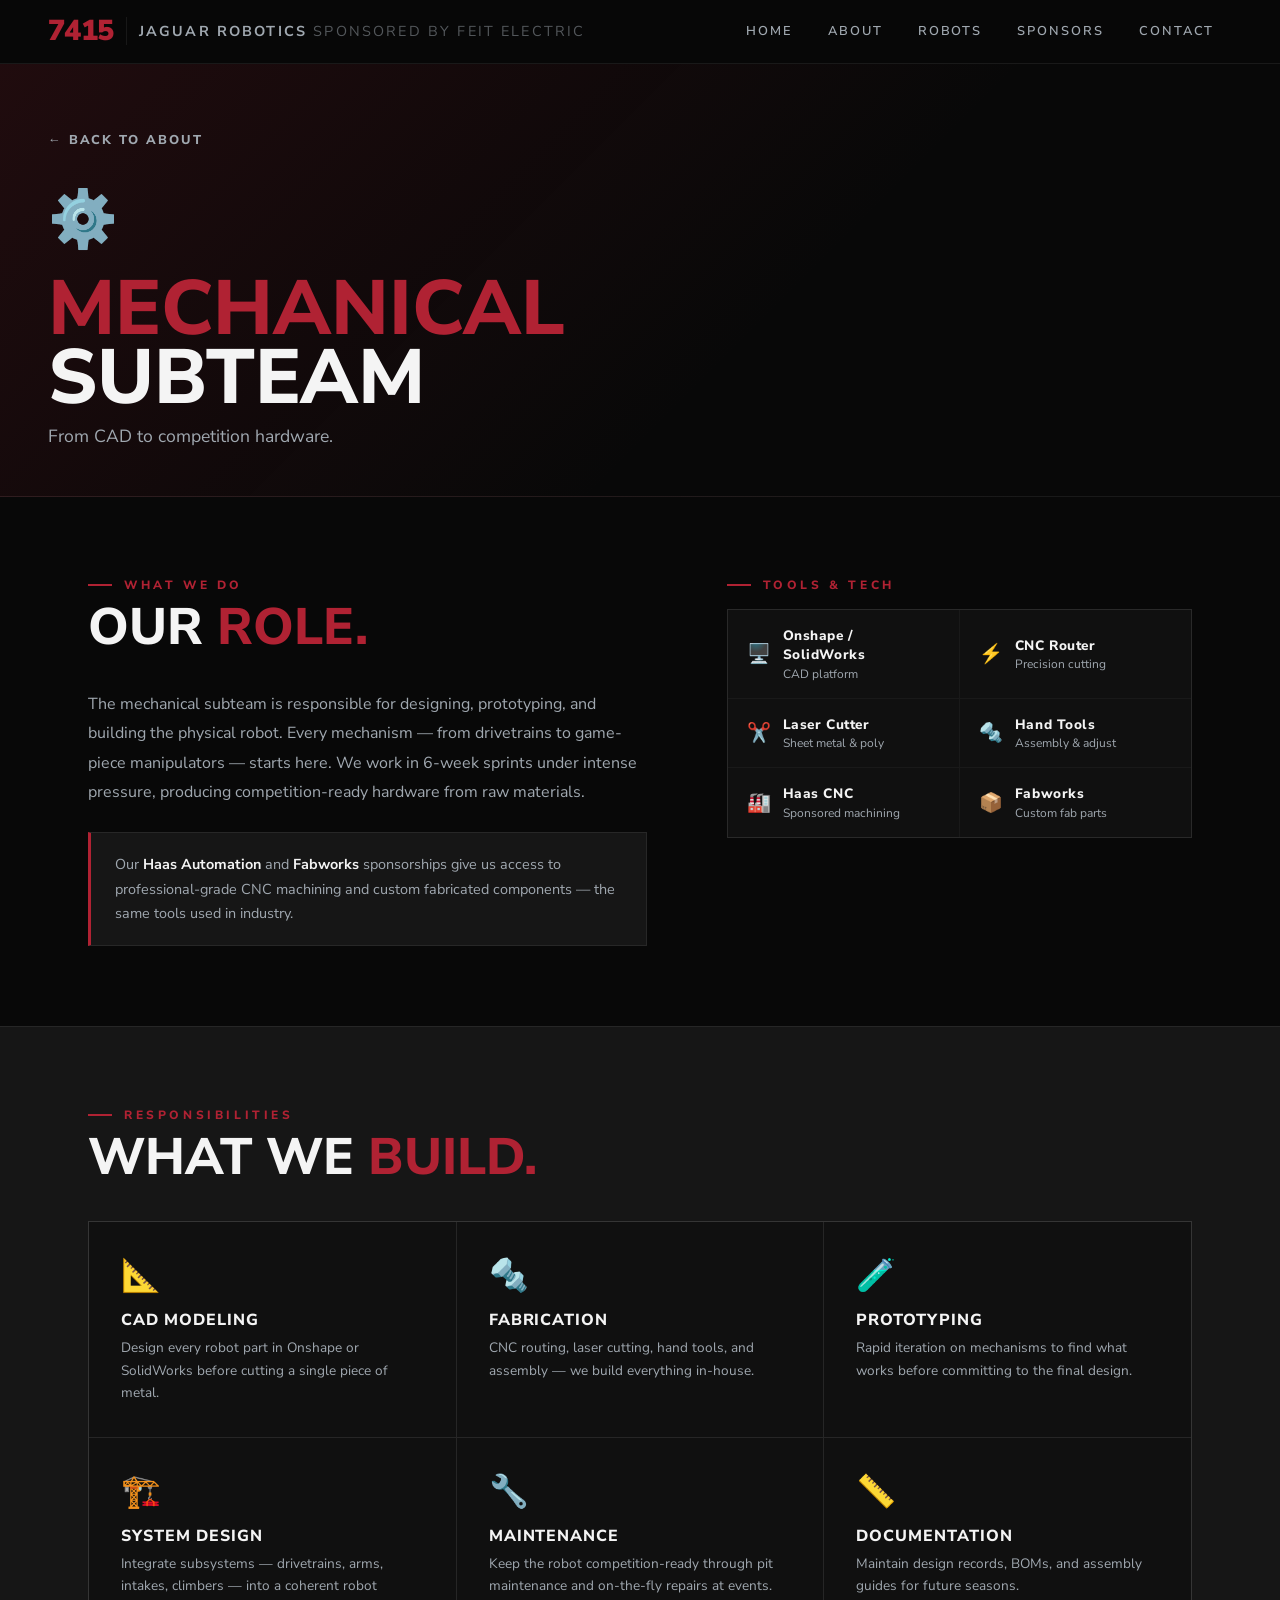
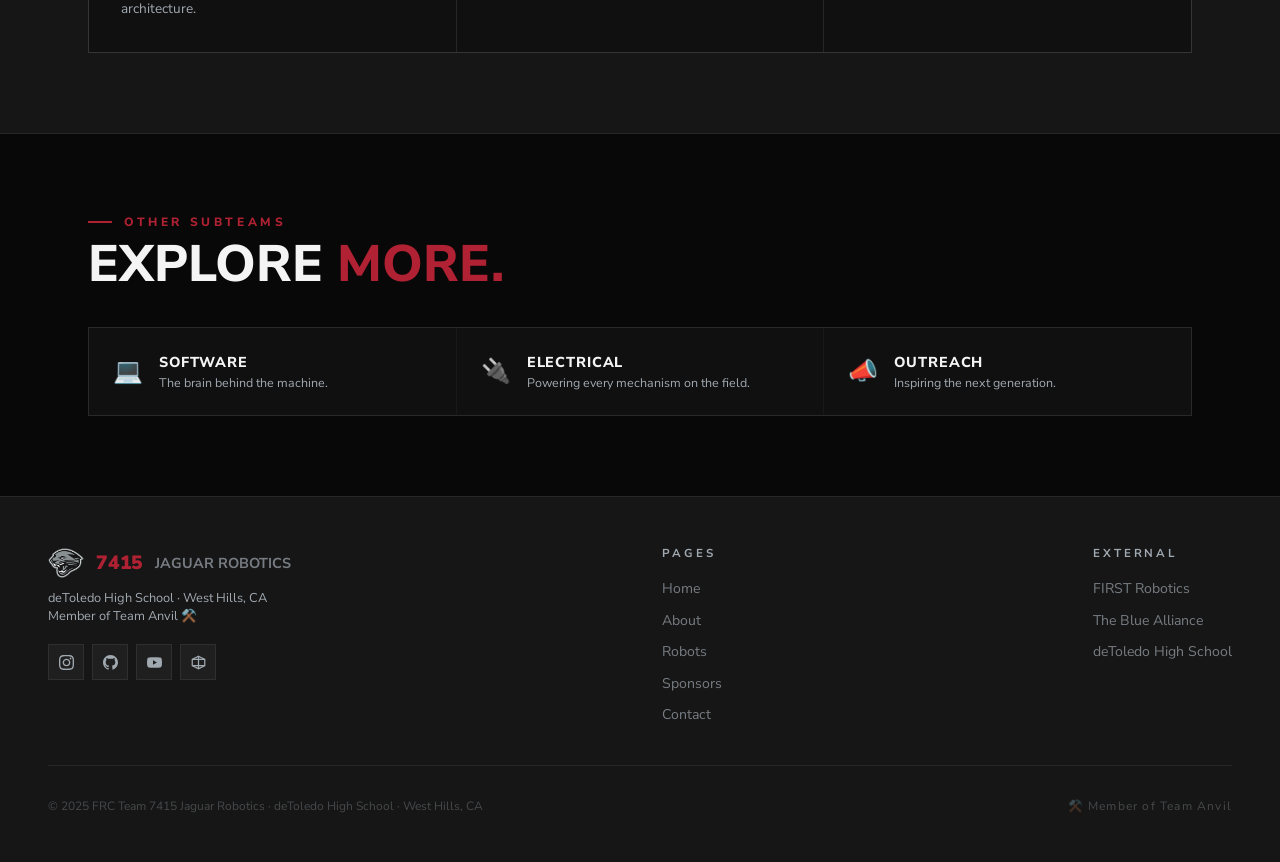
<file: mechanical.html>
<!DOCTYPE html>
<html lang="en">
<head>
  <meta charset="UTF-8"/><meta name="viewport" content="width=device-width,initial-scale=1.0"/>
  <title>Mechanical | Team 7415 Jaguar Robotics</title>
  <link rel="icon" type="image/png" href="favicon.png">
  <link rel="preconnect" href="https://fonts.googleapis.com">
  <link href="https://fonts.googleapis.com/css2?family=Nunito+Sans:ital,wght@0,400;0,600;0,700;0,800;0,900;1,800;1,900&display=swap" rel="stylesheet">
  <link rel="stylesheet" href="style.css">
  <style>
    
    body, * { font-family: 'Frutiger', 'Frutiger LT Std', 'Frutiger LT Pro', 'Frutiger Next', 'Nunito Sans', 'Trebuchet MS', Arial, sans-serif !important; }
    h1,h2,h3,.sh,.eyebrow,.page-header h1 { font-weight:800 !important; }
    
    .feature-grid { display:grid; grid-template-columns:repeat(3,1fr); gap:1px; background:var(--line); border:1px solid var(--line); margin-top:2.5rem; }
    .feature-card { background:var(--dark); padding:2rem; transition:background 0.2s; }
    .feature-card:hover { background:var(--surface2); }
    .fc-icon { font-size:2rem; margin-bottom:0.75rem; }
    .fc-title { font-weight:800; font-size:1rem; letter-spacing:0.06em; text-transform:uppercase; color:var(--white); margin-bottom:0.4rem; }
    .fc-desc { font-size:0.85rem; color:var(--silver); line-height:1.65; }
    .tools-grid { display:grid; grid-template-columns:repeat(2,1fr); gap:1px; background:var(--line); border:1px solid var(--line); margin-top:1rem; }
    .tool-chip { background:var(--dark); padding:1rem 1.2rem; display:flex; align-items:center; gap:0.75rem; transition:background 0.2s; }
    .tool-chip:hover { background:var(--surface2); }
    .tc-icon { font-size:1.2rem; flex-shrink:0; }
    .tc-name { font-weight:800; font-size:0.85rem; letter-spacing:0.04em; color:var(--white); }
    .tc-desc { font-size:0.75rem; color:var(--silver); margin-top:0.1rem; }
    .highlight-bar { background:var(--surface); border:1px solid var(--line); border-left:3px solid var(--red-bright); padding:1.2rem 1.5rem; margin-top:1.5rem; }
    .highlight-bar p { color:var(--silver); font-size:0.9rem; line-height:1.7; }
    .highlight-bar strong { color:var(--white); }
    .back-link { display:inline-flex; align-items:center; gap:0.5rem; font-weight:800; font-size:0.8rem; letter-spacing:0.15em; text-transform:uppercase; color:var(--silver); text-decoration:none; margin-bottom:2rem; transition:color 0.2s; }
    .back-link:hover { color:var(--red-bright); }
    .others-grid { display:grid; grid-template-columns:repeat(3,1fr); gap:1px; background:var(--line); border:1px solid var(--line); }
    .other-card { background:var(--dark); padding:1.5rem; text-decoration:none; display:flex; align-items:center; gap:1rem; transition:background 0.2s; }
    .other-card:hover { background:var(--surface2); }
    .other-icon { font-size:1.5rem; flex-shrink:0; }
    .other-name { font-weight:800; font-size:0.9rem; letter-spacing:0.06em; text-transform:uppercase; color:var(--white); }
    .other-tag { font-size:0.78rem; color:var(--silver); margin-top:0.15rem; }
    @media (max-width:900px) { .feature-grid { grid-template-columns:1fr; } .tools-grid { grid-template-columns:1fr; } .others-grid { grid-template-columns:1fr; } }
    .sub-banner {
      margin-top:64px;
      background:linear-gradient(135deg,rgba(140,26,40,0.18) 0%,transparent 60%);
      border-bottom:1px solid var(--line);
      padding:4rem 3rem 3rem;
    }
    .sub-icon-large { font-size:3.5rem; margin-bottom:1rem; display:block; }
    .sub-hero-title { font-weight:900; font-size:clamp(3rem,6vw,5rem); line-height:0.9; text-transform:uppercase; margin-bottom:0.75rem; }
    .sub-hero-title .r { color:var(--red-bright); }
    .sub-tagline { font-size:1.1rem; color:var(--silver); margin-top:0.5rem; }
    .two-col { display:grid; grid-template-columns:1.2fr 1fr; gap:5rem; align-items:start; }
    @media (max-width:900px) { .two-col { grid-template-columns:1fr; gap:3rem; } .sub-banner { padding:3rem 1.5rem 2rem; } }
  </style>
</head>
<body>

<div class="sub-banner">
  <div style="max-width:1200px;margin:0 auto">
    <a href="about.html" class="back-link">← Back to About</a>
    <span class="sub-icon-large">⚙️</span>
    <h1 class="sub-hero-title"><span class="r">Mechanical</span><br>Subteam</h1>
    <p class="sub-tagline">From CAD to competition hardware.</p>
  </div>
</div>

<div class="section">
  <div class="wrap">
    <div class="two-col reveal">
      <div>
        <p class="eyebrow">What We Do</p>
        <h2 class="sh">Our <span class="r">Role.</span></h2>
        <br>
        <p style="color:var(--silver);line-height:1.85;font-size:1rem">The mechanical subteam is responsible for designing, prototyping, and building the physical robot. Every mechanism — from drivetrains to game-piece manipulators — starts here. We work in 6-week sprints under intense pressure, producing competition-ready hardware from raw materials.</p>
        <div class="highlight-bar"><p>Our <strong>Haas Automation</strong> and <strong>Fabworks</strong> sponsorships give us access to professional-grade CNC machining and custom fabricated components — the same tools used in industry.</p></div>
      </div>
      <div>
        <p class="eyebrow">Tools & Tech</p>
        <div class="tools-grid">
        <div class="tool-chip">
          <div class="tc-icon">🖥️</div>
          <div><div class="tc-name">Onshape / SolidWorks</div><div class="tc-desc">CAD platform</div></div>
        </div>
        <div class="tool-chip">
          <div class="tc-icon">⚡</div>
          <div><div class="tc-name">CNC Router</div><div class="tc-desc">Precision cutting</div></div>
        </div>
        <div class="tool-chip">
          <div class="tc-icon">✂️</div>
          <div><div class="tc-name">Laser Cutter</div><div class="tc-desc">Sheet metal & poly</div></div>
        </div>
        <div class="tool-chip">
          <div class="tc-icon">🔩</div>
          <div><div class="tc-name">Hand Tools</div><div class="tc-desc">Assembly & adjust</div></div>
        </div>
        <div class="tool-chip">
          <div class="tc-icon">🏭</div>
          <div><div class="tc-name">Haas CNC</div><div class="tc-desc">Sponsored machining</div></div>
        </div>
        <div class="tool-chip">
          <div class="tc-icon">📦</div>
          <div><div class="tc-name">Fabworks</div><div class="tc-desc">Custom fab parts</div></div>
        </div></div>
      </div>
    </div>
  </div>
</div>

<div class="section alt">
  <div class="wrap">
    <div class="reveal">
      <p class="eyebrow">Responsibilities</p>
      <h2 class="sh">What We <span class="r">Build.</span></h2>
    </div>
    <div class="feature-grid reveal">
      <div class="feature-card">
        <div class="fc-icon">📐</div>
        <div class="fc-title">CAD Modeling</div>
        <div class="fc-desc">Design every robot part in Onshape or SolidWorks before cutting a single piece of metal.</div>
      </div>
      <div class="feature-card">
        <div class="fc-icon">🔩</div>
        <div class="fc-title">Fabrication</div>
        <div class="fc-desc">CNC routing, laser cutting, hand tools, and assembly — we build everything in-house.</div>
      </div>
      <div class="feature-card">
        <div class="fc-icon">🧪</div>
        <div class="fc-title">Prototyping</div>
        <div class="fc-desc">Rapid iteration on mechanisms to find what works before committing to the final design.</div>
      </div>
      <div class="feature-card">
        <div class="fc-icon">🏗️</div>
        <div class="fc-title">System Design</div>
        <div class="fc-desc">Integrate subsystems — drivetrains, arms, intakes, climbers — into a coherent robot architecture.</div>
      </div>
      <div class="feature-card">
        <div class="fc-icon">🔧</div>
        <div class="fc-title">Maintenance</div>
        <div class="fc-desc">Keep the robot competition-ready through pit maintenance and on-the-fly repairs at events.</div>
      </div>
      <div class="feature-card">
        <div class="fc-icon">📏</div>
        <div class="fc-title">Documentation</div>
        <div class="fc-desc">Maintain design records, BOMs, and assembly guides for future seasons.</div>
      </div></div>
  </div>
</div>

<div class="section">
  <div class="wrap reveal">
    <p class="eyebrow">Other Subteams</p>
    <h2 class="sh">Explore <span class="r">More.</span></h2>
    <br>
    <div class="others-grid"><a href="software.html" class="other-card"><div class="other-icon">💻</div><div><div class="other-name">Software</div><div class="other-tag">The brain behind the machine.</div></div></a><a href="electrical.html" class="other-card"><div class="other-icon">🔌</div><div><div class="other-name">Electrical</div><div class="other-tag">Powering every mechanism on the field.</div></div></a><a href="outreach.html" class="other-card"><div class="other-icon">📣</div><div><div class="other-name">Outreach</div><div class="other-tag">Inspiring the next generation.</div></div></a></div>
  </div>
</div>

<script src="shared.js"></script>
</body>
</html>
</file>
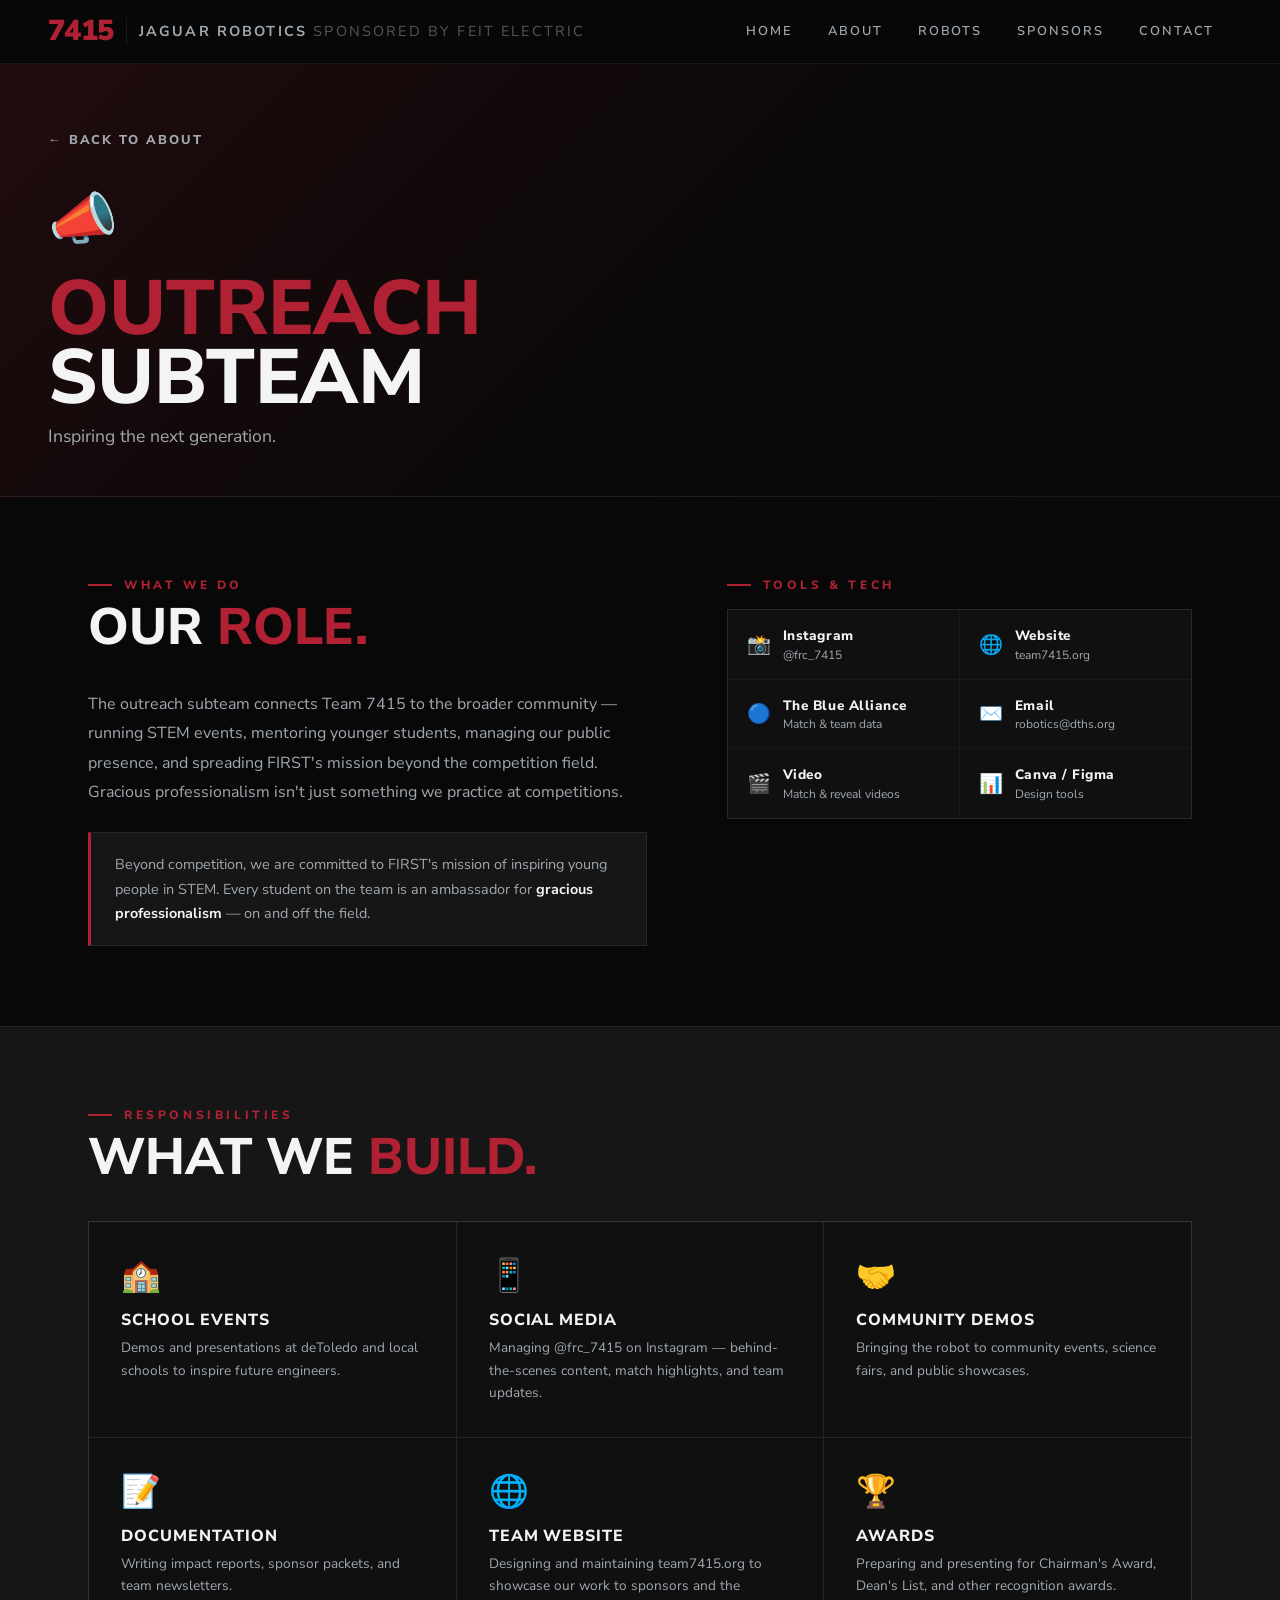
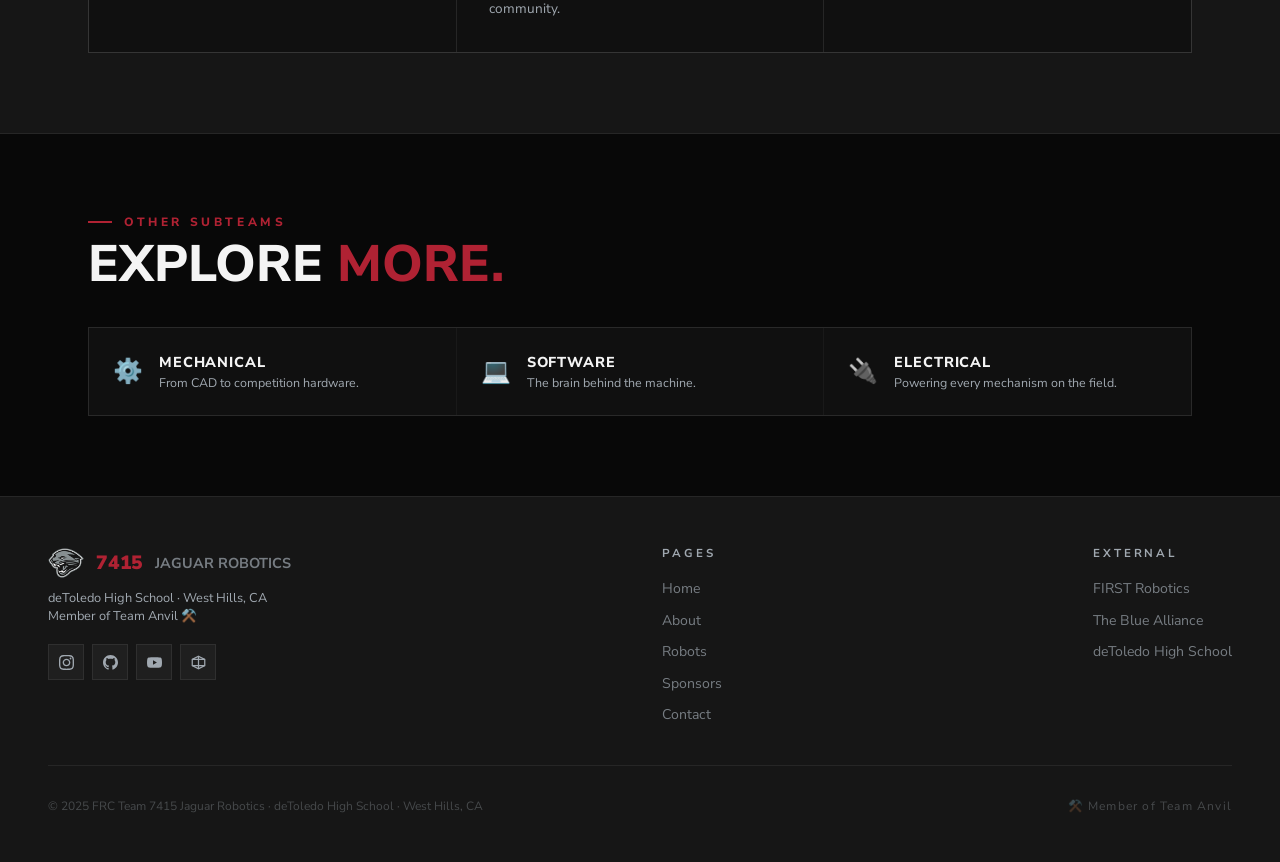
<file: outreach.html>
<!DOCTYPE html>
<html lang="en">
<head>
  <meta charset="UTF-8"/><meta name="viewport" content="width=device-width,initial-scale=1.0"/>
  <title>Outreach | Team 7415 Jaguar Robotics</title>
  <link rel="icon" type="image/png" href="favicon.png">
  <link rel="preconnect" href="https://fonts.googleapis.com">
  <link href="https://fonts.googleapis.com/css2?family=Nunito+Sans:ital,wght@0,400;0,600;0,700;0,800;0,900;1,800;1,900&display=swap" rel="stylesheet">
  <link rel="stylesheet" href="style.css">
  <style>
    
    body, * { font-family: 'Frutiger', 'Frutiger LT Std', 'Frutiger LT Pro', 'Frutiger Next', 'Nunito Sans', 'Trebuchet MS', Arial, sans-serif !important; }
    h1,h2,h3,.sh,.eyebrow,.page-header h1 { font-weight:800 !important; }
    
    .feature-grid { display:grid; grid-template-columns:repeat(3,1fr); gap:1px; background:var(--line); border:1px solid var(--line); margin-top:2.5rem; }
    .feature-card { background:var(--dark); padding:2rem; transition:background 0.2s; }
    .feature-card:hover { background:var(--surface2); }
    .fc-icon { font-size:2rem; margin-bottom:0.75rem; }
    .fc-title { font-weight:800; font-size:1rem; letter-spacing:0.06em; text-transform:uppercase; color:var(--white); margin-bottom:0.4rem; }
    .fc-desc { font-size:0.85rem; color:var(--silver); line-height:1.65; }
    .tools-grid { display:grid; grid-template-columns:repeat(2,1fr); gap:1px; background:var(--line); border:1px solid var(--line); margin-top:1rem; }
    .tool-chip { background:var(--dark); padding:1rem 1.2rem; display:flex; align-items:center; gap:0.75rem; transition:background 0.2s; }
    .tool-chip:hover { background:var(--surface2); }
    .tc-icon { font-size:1.2rem; flex-shrink:0; }
    .tc-name { font-weight:800; font-size:0.85rem; letter-spacing:0.04em; color:var(--white); }
    .tc-desc { font-size:0.75rem; color:var(--silver); margin-top:0.1rem; }
    .highlight-bar { background:var(--surface); border:1px solid var(--line); border-left:3px solid var(--red-bright); padding:1.2rem 1.5rem; margin-top:1.5rem; }
    .highlight-bar p { color:var(--silver); font-size:0.9rem; line-height:1.7; }
    .highlight-bar strong { color:var(--white); }
    .back-link { display:inline-flex; align-items:center; gap:0.5rem; font-weight:800; font-size:0.8rem; letter-spacing:0.15em; text-transform:uppercase; color:var(--silver); text-decoration:none; margin-bottom:2rem; transition:color 0.2s; }
    .back-link:hover { color:var(--red-bright); }
    .others-grid { display:grid; grid-template-columns:repeat(3,1fr); gap:1px; background:var(--line); border:1px solid var(--line); }
    .other-card { background:var(--dark); padding:1.5rem; text-decoration:none; display:flex; align-items:center; gap:1rem; transition:background 0.2s; }
    .other-card:hover { background:var(--surface2); }
    .other-icon { font-size:1.5rem; flex-shrink:0; }
    .other-name { font-weight:800; font-size:0.9rem; letter-spacing:0.06em; text-transform:uppercase; color:var(--white); }
    .other-tag { font-size:0.78rem; color:var(--silver); margin-top:0.15rem; }
    @media (max-width:900px) { .feature-grid { grid-template-columns:1fr; } .tools-grid { grid-template-columns:1fr; } .others-grid { grid-template-columns:1fr; } }
    .sub-banner {
      margin-top:64px;
      background:linear-gradient(135deg,rgba(140,26,40,0.18) 0%,transparent 60%);
      border-bottom:1px solid var(--line);
      padding:4rem 3rem 3rem;
    }
    .sub-icon-large { font-size:3.5rem; margin-bottom:1rem; display:block; }
    .sub-hero-title { font-weight:900; font-size:clamp(3rem,6vw,5rem); line-height:0.9; text-transform:uppercase; margin-bottom:0.75rem; }
    .sub-hero-title .r { color:var(--red-bright); }
    .sub-tagline { font-size:1.1rem; color:var(--silver); margin-top:0.5rem; }
    .two-col { display:grid; grid-template-columns:1.2fr 1fr; gap:5rem; align-items:start; }
    @media (max-width:900px) { .two-col { grid-template-columns:1fr; gap:3rem; } .sub-banner { padding:3rem 1.5rem 2rem; } }
  </style>
</head>
<body>

<div class="sub-banner">
  <div style="max-width:1200px;margin:0 auto">
    <a href="about.html" class="back-link">← Back to About</a>
    <span class="sub-icon-large">📣</span>
    <h1 class="sub-hero-title"><span class="r">Outreach</span><br>Subteam</h1>
    <p class="sub-tagline">Inspiring the next generation.</p>
  </div>
</div>

<div class="section">
  <div class="wrap">
    <div class="two-col reveal">
      <div>
        <p class="eyebrow">What We Do</p>
        <h2 class="sh">Our <span class="r">Role.</span></h2>
        <br>
        <p style="color:var(--silver);line-height:1.85;font-size:1rem">The outreach subteam connects Team 7415 to the broader community — running STEM events, mentoring younger students, managing our public presence, and spreading FIRST's mission beyond the competition field. Gracious professionalism isn't just something we practice at competitions.</p>
        <div class="highlight-bar"><p>Beyond competition, we are committed to FIRST's mission of inspiring young people in STEM. Every student on the team is an ambassador for <strong>gracious professionalism</strong> — on and off the field.</p></div>
      </div>
      <div>
        <p class="eyebrow">Tools & Tech</p>
        <div class="tools-grid">
        <div class="tool-chip">
          <div class="tc-icon">📸</div>
          <div><div class="tc-name">Instagram</div><div class="tc-desc">@frc_7415</div></div>
        </div>
        <div class="tool-chip">
          <div class="tc-icon">🌐</div>
          <div><div class="tc-name">Website</div><div class="tc-desc">team7415.org</div></div>
        </div>
        <div class="tool-chip">
          <div class="tc-icon">🔵</div>
          <div><div class="tc-name">The Blue Alliance</div><div class="tc-desc">Match & team data</div></div>
        </div>
        <div class="tool-chip">
          <div class="tc-icon">✉️</div>
          <div><div class="tc-name">Email</div><div class="tc-desc">robotics@dths.org</div></div>
        </div>
        <div class="tool-chip">
          <div class="tc-icon">🎬</div>
          <div><div class="tc-name">Video</div><div class="tc-desc">Match & reveal videos</div></div>
        </div>
        <div class="tool-chip">
          <div class="tc-icon">📊</div>
          <div><div class="tc-name">Canva / Figma</div><div class="tc-desc">Design tools</div></div>
        </div></div>
      </div>
    </div>
  </div>
</div>

<div class="section alt">
  <div class="wrap">
    <div class="reveal">
      <p class="eyebrow">Responsibilities</p>
      <h2 class="sh">What We <span class="r">Build.</span></h2>
    </div>
    <div class="feature-grid reveal">
      <div class="feature-card">
        <div class="fc-icon">🏫</div>
        <div class="fc-title">School Events</div>
        <div class="fc-desc">Demos and presentations at deToledo and local schools to inspire future engineers.</div>
      </div>
      <div class="feature-card">
        <div class="fc-icon">📱</div>
        <div class="fc-title">Social Media</div>
        <div class="fc-desc">Managing @frc_7415 on Instagram — behind-the-scenes content, match highlights, and team updates.</div>
      </div>
      <div class="feature-card">
        <div class="fc-icon">🤝</div>
        <div class="fc-title">Community Demos</div>
        <div class="fc-desc">Bringing the robot to community events, science fairs, and public showcases.</div>
      </div>
      <div class="feature-card">
        <div class="fc-icon">📝</div>
        <div class="fc-title">Documentation</div>
        <div class="fc-desc">Writing impact reports, sponsor packets, and team newsletters.</div>
      </div>
      <div class="feature-card">
        <div class="fc-icon">🌐</div>
        <div class="fc-title">Team Website</div>
        <div class="fc-desc">Designing and maintaining team7415.org to showcase our work to sponsors and the community.</div>
      </div>
      <div class="feature-card">
        <div class="fc-icon">🏆</div>
        <div class="fc-title">Awards</div>
        <div class="fc-desc">Preparing and presenting for Chairman's Award, Dean's List, and other recognition awards.</div>
      </div></div>
  </div>
</div>

<div class="section">
  <div class="wrap reveal">
    <p class="eyebrow">Other Subteams</p>
    <h2 class="sh">Explore <span class="r">More.</span></h2>
    <br>
    <div class="others-grid"><a href="mechanical.html" class="other-card"><div class="other-icon">⚙️</div><div><div class="other-name">Mechanical</div><div class="other-tag">From CAD to competition hardware.</div></div></a><a href="software.html" class="other-card"><div class="other-icon">💻</div><div><div class="other-name">Software</div><div class="other-tag">The brain behind the machine.</div></div></a><a href="electrical.html" class="other-card"><div class="other-icon">🔌</div><div><div class="other-name">Electrical</div><div class="other-tag">Powering every mechanism on the field.</div></div></a></div>
  </div>
</div>

<script src="shared.js"></script>
</body>
</html>
</file>
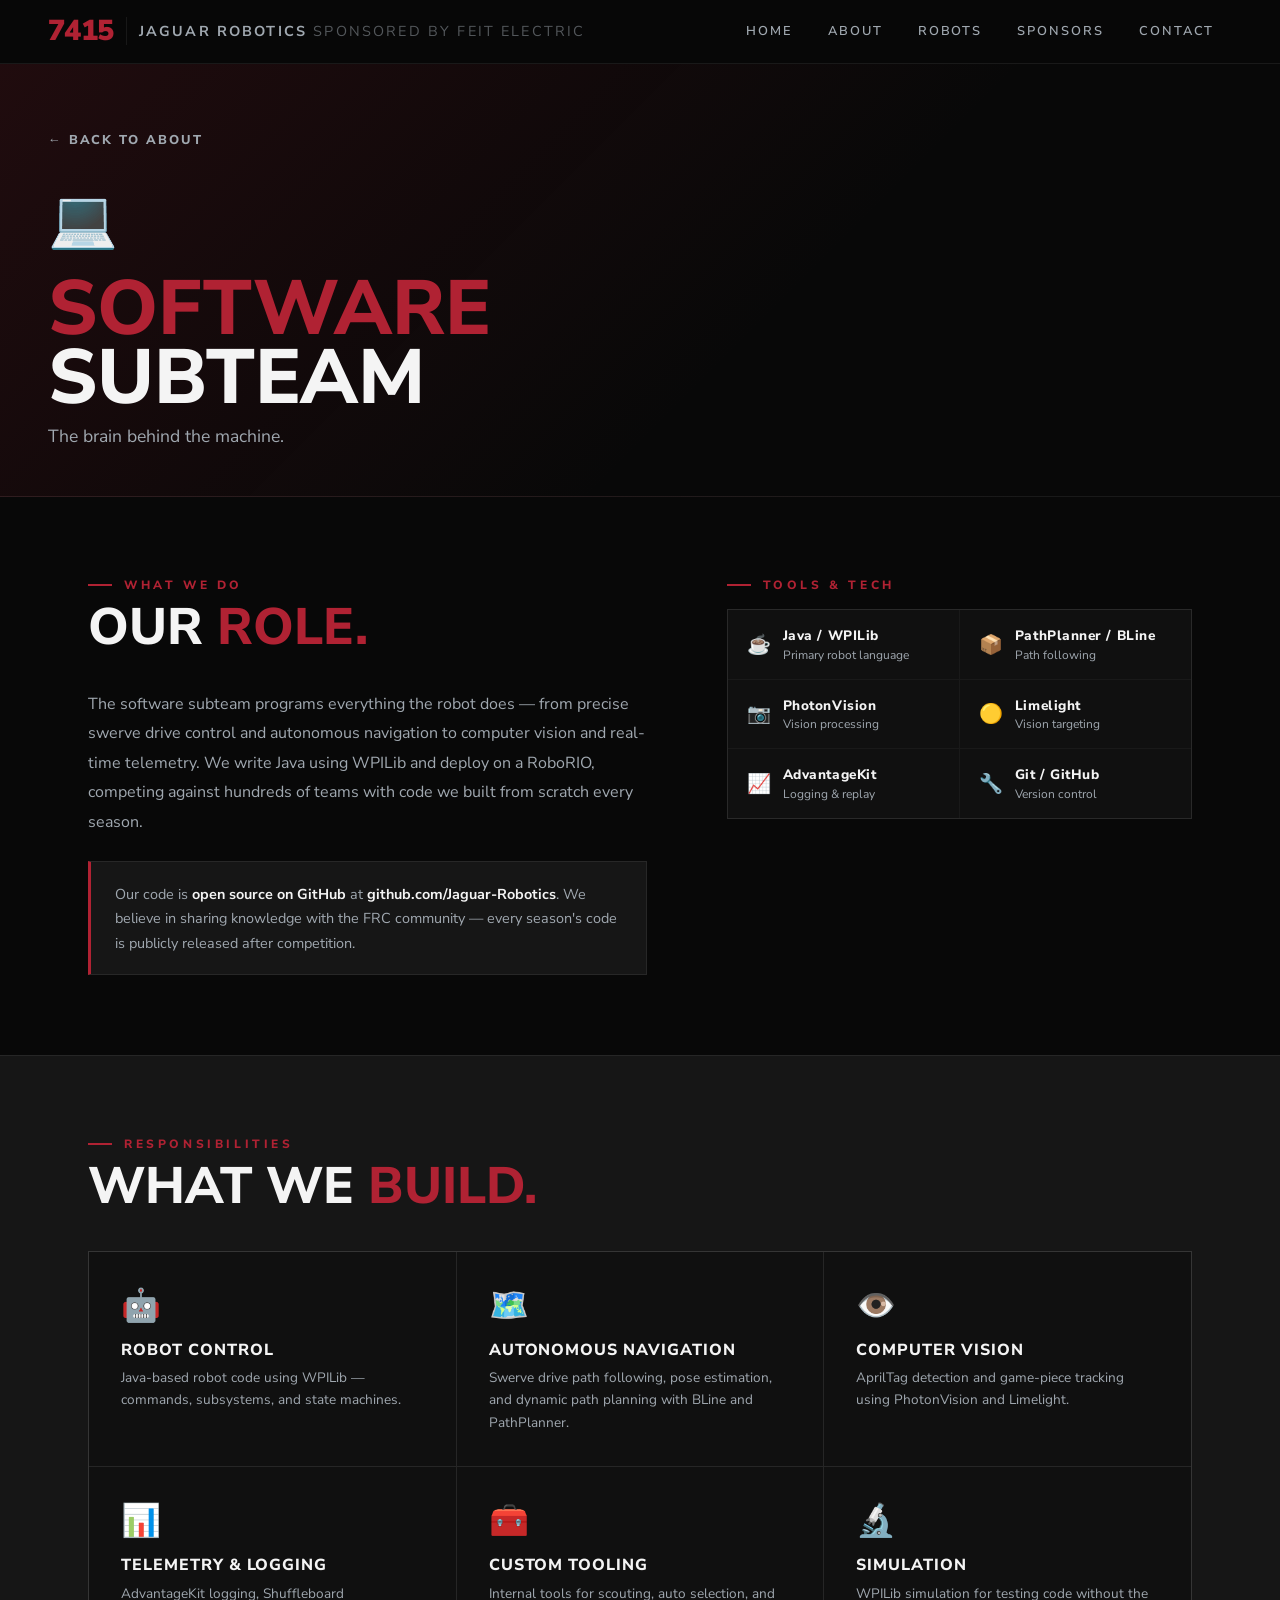
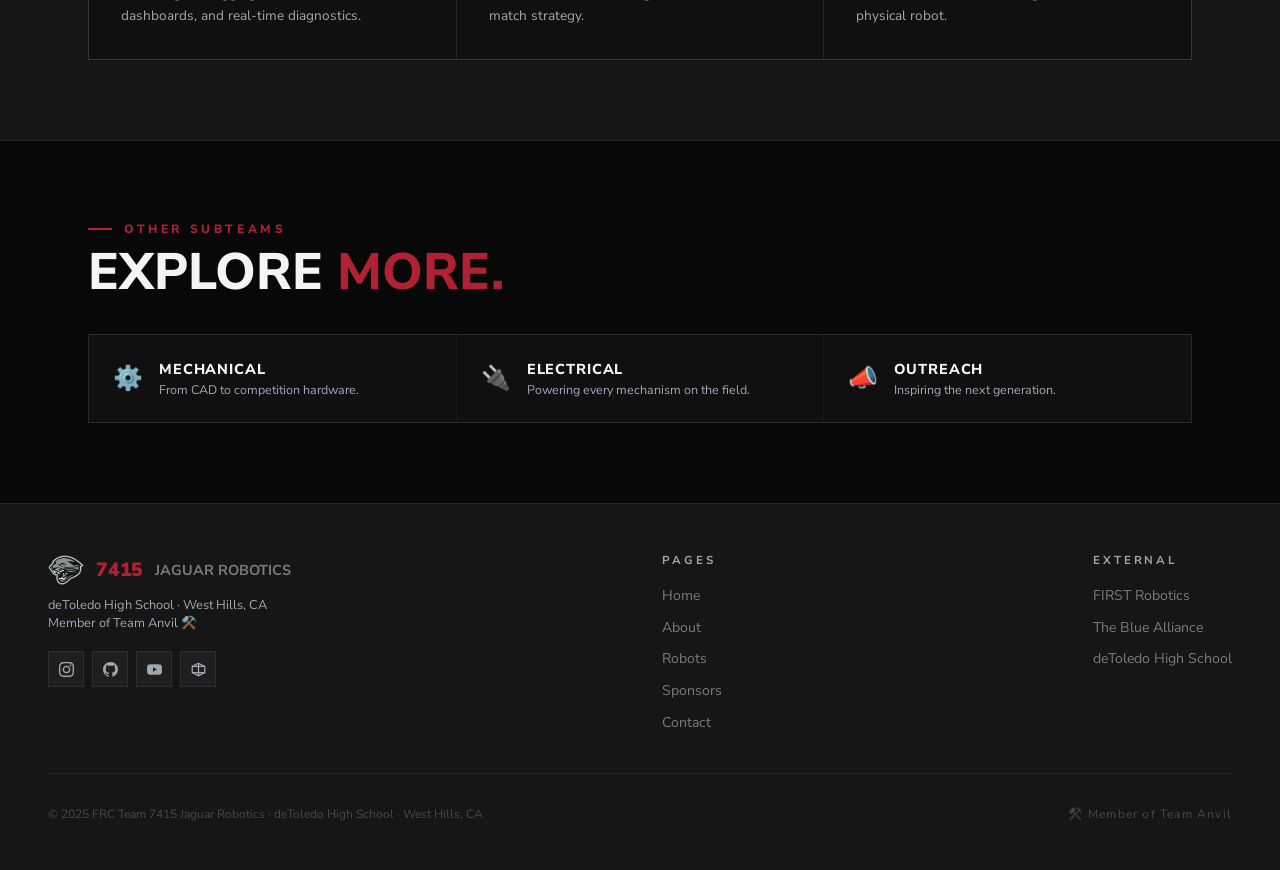
<file: software.html>
<!DOCTYPE html>
<html lang="en">
<head>
  <meta charset="UTF-8"/><meta name="viewport" content="width=device-width,initial-scale=1.0"/>
  <title>Software | Team 7415 Jaguar Robotics</title>
  <link rel="icon" type="image/png" href="favicon.png">
  <link rel="preconnect" href="https://fonts.googleapis.com">
  <link href="https://fonts.googleapis.com/css2?family=Nunito+Sans:ital,wght@0,400;0,600;0,700;0,800;0,900;1,800;1,900&display=swap" rel="stylesheet">
  <link rel="stylesheet" href="style.css">
  <style>
    
    body, * { font-family: 'Frutiger', 'Frutiger LT Std', 'Frutiger LT Pro', 'Frutiger Next', 'Nunito Sans', 'Trebuchet MS', Arial, sans-serif !important; }
    h1,h2,h3,.sh,.eyebrow,.page-header h1 { font-weight:800 !important; }
    
    .feature-grid { display:grid; grid-template-columns:repeat(3,1fr); gap:1px; background:var(--line); border:1px solid var(--line); margin-top:2.5rem; }
    .feature-card { background:var(--dark); padding:2rem; transition:background 0.2s; }
    .feature-card:hover { background:var(--surface2); }
    .fc-icon { font-size:2rem; margin-bottom:0.75rem; }
    .fc-title { font-weight:800; font-size:1rem; letter-spacing:0.06em; text-transform:uppercase; color:var(--white); margin-bottom:0.4rem; }
    .fc-desc { font-size:0.85rem; color:var(--silver); line-height:1.65; }
    .tools-grid { display:grid; grid-template-columns:repeat(2,1fr); gap:1px; background:var(--line); border:1px solid var(--line); margin-top:1rem; }
    .tool-chip { background:var(--dark); padding:1rem 1.2rem; display:flex; align-items:center; gap:0.75rem; transition:background 0.2s; }
    .tool-chip:hover { background:var(--surface2); }
    .tc-icon { font-size:1.2rem; flex-shrink:0; }
    .tc-name { font-weight:800; font-size:0.85rem; letter-spacing:0.04em; color:var(--white); }
    .tc-desc { font-size:0.75rem; color:var(--silver); margin-top:0.1rem; }
    .highlight-bar { background:var(--surface); border:1px solid var(--line); border-left:3px solid var(--red-bright); padding:1.2rem 1.5rem; margin-top:1.5rem; }
    .highlight-bar p { color:var(--silver); font-size:0.9rem; line-height:1.7; }
    .highlight-bar strong { color:var(--white); }
    .back-link { display:inline-flex; align-items:center; gap:0.5rem; font-weight:800; font-size:0.8rem; letter-spacing:0.15em; text-transform:uppercase; color:var(--silver); text-decoration:none; margin-bottom:2rem; transition:color 0.2s; }
    .back-link:hover { color:var(--red-bright); }
    .others-grid { display:grid; grid-template-columns:repeat(3,1fr); gap:1px; background:var(--line); border:1px solid var(--line); }
    .other-card { background:var(--dark); padding:1.5rem; text-decoration:none; display:flex; align-items:center; gap:1rem; transition:background 0.2s; }
    .other-card:hover { background:var(--surface2); }
    .other-icon { font-size:1.5rem; flex-shrink:0; }
    .other-name { font-weight:800; font-size:0.9rem; letter-spacing:0.06em; text-transform:uppercase; color:var(--white); }
    .other-tag { font-size:0.78rem; color:var(--silver); margin-top:0.15rem; }
    @media (max-width:900px) { .feature-grid { grid-template-columns:1fr; } .tools-grid { grid-template-columns:1fr; } .others-grid { grid-template-columns:1fr; } }
    .sub-banner {
      margin-top:64px;
      background:linear-gradient(135deg,rgba(140,26,40,0.18) 0%,transparent 60%);
      border-bottom:1px solid var(--line);
      padding:4rem 3rem 3rem;
    }
    .sub-icon-large { font-size:3.5rem; margin-bottom:1rem; display:block; }
    .sub-hero-title { font-weight:900; font-size:clamp(3rem,6vw,5rem); line-height:0.9; text-transform:uppercase; margin-bottom:0.75rem; }
    .sub-hero-title .r { color:var(--red-bright); }
    .sub-tagline { font-size:1.1rem; color:var(--silver); margin-top:0.5rem; }
    .two-col { display:grid; grid-template-columns:1.2fr 1fr; gap:5rem; align-items:start; }
    @media (max-width:900px) { .two-col { grid-template-columns:1fr; gap:3rem; } .sub-banner { padding:3rem 1.5rem 2rem; } }
  </style>
</head>
<body>

<div class="sub-banner">
  <div style="max-width:1200px;margin:0 auto">
    <a href="about.html" class="back-link">← Back to About</a>
    <span class="sub-icon-large">💻</span>
    <h1 class="sub-hero-title"><span class="r">Software</span><br>Subteam</h1>
    <p class="sub-tagline">The brain behind the machine.</p>
  </div>
</div>

<div class="section">
  <div class="wrap">
    <div class="two-col reveal">
      <div>
        <p class="eyebrow">What We Do</p>
        <h2 class="sh">Our <span class="r">Role.</span></h2>
        <br>
        <p style="color:var(--silver);line-height:1.85;font-size:1rem">The software subteam programs everything the robot does — from precise swerve drive control and autonomous navigation to computer vision and real-time telemetry. We write Java using WPILib and deploy on a RoboRIO, competing against hundreds of teams with code we built from scratch every season.</p>
        <div class="highlight-bar"><p>Our code is <strong>open source on GitHub</strong> at <strong>github.com/Jaguar-Robotics</strong>. We believe in sharing knowledge with the FRC community — every season's code is publicly released after competition.</p></div>
      </div>
      <div>
        <p class="eyebrow">Tools & Tech</p>
        <div class="tools-grid">
        <div class="tool-chip">
          <div class="tc-icon">☕</div>
          <div><div class="tc-name">Java / WPILib</div><div class="tc-desc">Primary robot language</div></div>
        </div>
        <div class="tool-chip">
          <div class="tc-icon">📦</div>
          <div><div class="tc-name">PathPlanner / BLine</div><div class="tc-desc">Path following</div></div>
        </div>
        <div class="tool-chip">
          <div class="tc-icon">📷</div>
          <div><div class="tc-name">PhotonVision</div><div class="tc-desc">Vision processing</div></div>
        </div>
        <div class="tool-chip">
          <div class="tc-icon">🟡</div>
          <div><div class="tc-name">Limelight</div><div class="tc-desc">Vision targeting</div></div>
        </div>
        <div class="tool-chip">
          <div class="tc-icon">📈</div>
          <div><div class="tc-name">AdvantageKit</div><div class="tc-desc">Logging & replay</div></div>
        </div>
        <div class="tool-chip">
          <div class="tc-icon">🔧</div>
          <div><div class="tc-name">Git / GitHub</div><div class="tc-desc">Version control</div></div>
        </div></div>
      </div>
    </div>
  </div>
</div>

<div class="section alt">
  <div class="wrap">
    <div class="reveal">
      <p class="eyebrow">Responsibilities</p>
      <h2 class="sh">What We <span class="r">Build.</span></h2>
    </div>
    <div class="feature-grid reveal">
      <div class="feature-card">
        <div class="fc-icon">🤖</div>
        <div class="fc-title">Robot Control</div>
        <div class="fc-desc">Java-based robot code using WPILib — commands, subsystems, and state machines.</div>
      </div>
      <div class="feature-card">
        <div class="fc-icon">🗺️</div>
        <div class="fc-title">Autonomous Navigation</div>
        <div class="fc-desc">Swerve drive path following, pose estimation, and dynamic path planning with BLine and PathPlanner.</div>
      </div>
      <div class="feature-card">
        <div class="fc-icon">👁️</div>
        <div class="fc-title">Computer Vision</div>
        <div class="fc-desc">AprilTag detection and game-piece tracking using PhotonVision and Limelight.</div>
      </div>
      <div class="feature-card">
        <div class="fc-icon">📊</div>
        <div class="fc-title">Telemetry & Logging</div>
        <div class="fc-desc">AdvantageKit logging, Shuffleboard dashboards, and real-time diagnostics.</div>
      </div>
      <div class="feature-card">
        <div class="fc-icon">🧰</div>
        <div class="fc-title">Custom Tooling</div>
        <div class="fc-desc">Internal tools for scouting, auto selection, and match strategy.</div>
      </div>
      <div class="feature-card">
        <div class="fc-icon">🔬</div>
        <div class="fc-title">Simulation</div>
        <div class="fc-desc">WPILib simulation for testing code without the physical robot.</div>
      </div></div>
  </div>
</div>

<div class="section">
  <div class="wrap reveal">
    <p class="eyebrow">Other Subteams</p>
    <h2 class="sh">Explore <span class="r">More.</span></h2>
    <br>
    <div class="others-grid"><a href="mechanical.html" class="other-card"><div class="other-icon">⚙️</div><div><div class="other-name">Mechanical</div><div class="other-tag">From CAD to competition hardware.</div></div></a><a href="electrical.html" class="other-card"><div class="other-icon">🔌</div><div><div class="other-name">Electrical</div><div class="other-tag">Powering every mechanism on the field.</div></div></a><a href="outreach.html" class="other-card"><div class="other-icon">📣</div><div><div class="other-name">Outreach</div><div class="other-tag">Inspiring the next generation.</div></div></a></div>
  </div>
</div>

<script src="shared.js"></script>
</body>
</html>
</file>
<file: style.css>
/* ─── TOKENS ─── */
:root {
  --red: #8C1A28; --red-bright: #B02233;
  --red-dim: rgba(140,26,40,0.15); --red-border: rgba(140,26,40,0.3);
  --silver: #A0A8B0; --silver-light: #D4D8DC;
  --black: #080808; --dark: #101010; --surface: #161616; --surface2: #1C1C1C;
  --white: #F4F4F4; --line: rgba(255,255,255,0.07);
  --gold: #C9A84C;
}
*, *::before, *::after { margin: 0; padding: 0; box-sizing: border-box; }
html { scroll-behavior: smooth; }
body { font-family: 'Frutiger', 'Frutiger LT Std', 'Frutiger LT Pro', 'Nunito Sans', 'Trebuchet MS', Arial, sans-serif; background: var(--black); color: var(--white); overflow-x: hidden; }

/* ─── NAV ─── */
nav {
  position: fixed; top: 0; left: 0; right: 0; z-index: 200;
  height: 64px; display: flex; align-items: center; justify-content: space-between;
  padding: 0 3rem; background: rgba(8,8,8,0.96); backdrop-filter: blur(20px);
  border-bottom: 1px solid var(--line);
}
.nav-left { display: flex; align-items: center; gap: 0.75rem; text-decoration: none; }
.nav-logo-img { height: 36px; width: auto; object-fit: contain; }
.nav-sep { width: 1px; height: 28px; background: var(--line); }
.nav-name { font-family: 'Barlow Condensed', sans-serif; font-weight: 700; font-size: 0.9rem; letter-spacing: 0.15em; text-transform: uppercase; color: var(--silver); }
.nav-links { display: flex; list-style: none; }
.nav-links a {
  font-family: 'Barlow Condensed', sans-serif; font-weight: 600; font-size: 0.8rem;
  letter-spacing: 0.15em; text-transform: uppercase; color: var(--silver);
  text-decoration: none; padding: 0 1.1rem; height: 64px; display: flex; align-items: center;
  border-bottom: 2px solid transparent; transition: color 0.2s, border-color 0.2s;
}
.nav-links a:hover, .nav-links a.active { color: var(--white); border-bottom-color: var(--red-bright); }
.nav-mobile-btn { display: none; background: none; border: none; color: var(--silver); font-size: 1.5rem; cursor: pointer; }

/* ─── PAGE HEADER ─── */
.page-header { padding: 9rem 3rem 4.5rem; max-width: 1200px; margin: 0 auto; border-bottom: 1px solid var(--line); }
.page-header h1 { font-family: 'Barlow Condensed', sans-serif; font-weight: 900; font-size: clamp(3.5rem, 7vw, 6rem); line-height: 0.9; text-transform: uppercase; }
.page-header h1 .r { color: var(--red-bright); }

/* ─── SHARED ─── */
.wrap { max-width: 1200px; margin: 0 auto; padding: 0 3rem; }
.section { padding: 5rem 0; }
.section.alt { background: var(--surface); border-top: 1px solid var(--line); border-bottom: 1px solid var(--line); }

.eyebrow { font-family: 'Barlow Condensed', sans-serif; font-weight: 600; font-size: 0.75rem; letter-spacing: 0.3em; text-transform: uppercase; color: var(--red-bright); margin-bottom: 0.7rem; display: flex; align-items: center; gap: 0.75rem; }
.eyebrow::before { content: ''; width: 24px; height: 2px; background: var(--red-bright); flex-shrink: 0; }
.sh { font-family: 'Barlow Condensed', sans-serif; font-weight: 900; font-size: clamp(2.5rem, 4vw, 3.8rem); line-height: 0.92; text-transform: uppercase; margin-bottom: 1rem; }
.sh .r { color: var(--red-bright); }

/* ─── BUTTONS ─── */
.btn { font-family: 'Barlow Condensed', sans-serif; font-weight: 700; font-size: 0.85rem; letter-spacing: 0.18em; text-transform: uppercase; padding: 0.8rem 2rem; text-decoration: none; cursor: pointer; border: none; transition: all 0.2s; clip-path: polygon(6px 0%,100% 0%,calc(100% - 6px) 100%,0% 100%); display: inline-block; }
.btn-red { background: var(--red); color: var(--white); }
.btn-red:hover { background: var(--red-bright); transform: translateY(-2px); }
.btn-ghost { background: transparent; color: var(--silver-light); border: 1px solid rgba(255,255,255,0.15); }
.btn-ghost:hover { border-color: var(--red-bright); color: var(--white); transform: translateY(-2px); }

/* ─── FOOTER ─── */
footer { background: var(--surface); border-top: 1px solid var(--line); padding: 3rem; }
.footer-inner { max-width: 1200px; margin: 0 auto; }
.footer-top { display: flex; justify-content: space-between; align-items: flex-start; flex-wrap: wrap; gap: 2.5rem; padding-bottom: 2.5rem; border-bottom: 1px solid var(--line); margin-bottom: 2rem; }
.footer-logo-img { height: 32px; width: auto; object-fit: contain; filter: brightness(0) invert(1); opacity: 0.7; }
.footer-tagline { font-size: 0.8rem; color: var(--silver); margin-top: 0.5rem; }
.footer-socials { display: flex; gap: 0.5rem; margin-top: 1.2rem; }
.social-btn { width: 36px; height: 36px; background: rgba(255,255,255,0.04); border: 1px solid var(--line); display: flex; align-items: center; justify-content: center; text-decoration: none; color: var(--silver); transition: all 0.2s; }
.social-btn:hover { background: var(--red-dim); border-color: var(--red-border); color: var(--white); }
.footer-nav-group h4 { font-family: 'Barlow Condensed', sans-serif; font-weight: 700; font-size: 0.72rem; letter-spacing: 0.25em; text-transform: uppercase; color: var(--silver); margin-bottom: 1rem; }
.footer-nav-group ul { list-style: none; display: flex; flex-direction: column; gap: 0.6rem; }
.footer-nav-group a { font-size: 0.88rem; color: rgba(160,168,176,0.7); text-decoration: none; transition: color 0.2s; }
.footer-nav-group a:hover { color: var(--white); }
.footer-bottom { display: flex; justify-content: space-between; align-items: center; flex-wrap: wrap; gap: 1rem; }
.footer-copy { font-size: 0.75rem; color: rgba(160,168,176,0.35); }
.footer-anvil { font-family: 'Barlow Condensed', sans-serif; font-size: 0.75rem; letter-spacing: 0.1em; color: rgba(160,168,176,0.35); }

/* ─── REVEAL ─── */
.reveal { opacity: 0; transform: translateY(28px); transition: opacity 0.65s ease, transform 0.65s ease; }
.reveal.in { opacity: 1; transform: none; }
@keyframes up { from{opacity:0;transform:translateY(20px)} to{opacity:1;transform:none} }

/* ─── RESPONSIVE ─── */
@media (max-width: 900px) {
  nav { padding: 0 1.5rem; }
  .nav-links { display: none; position: absolute; top: 64px; left: 0; right: 0; background: rgba(8,8,8,0.98); flex-direction: column; border-bottom: 1px solid var(--line); }
  .nav-links.open { display: flex; }
  .nav-links a { height: 50px; padding: 0 1.5rem; border-bottom: 1px solid var(--line); border-left: 3px solid transparent; }
  .nav-links a.active, .nav-links a:hover { border-left-color: var(--red-bright); border-bottom-color: var(--line); }
  .nav-mobile-btn { display: block; }
  .wrap { padding: 0 1.5rem; }
  .page-header { padding: 8rem 1.5rem 4rem; }
  .footer-top { flex-direction: column; }
  .footer-bottom { flex-direction: column; align-items: flex-start; }
}
</file>
